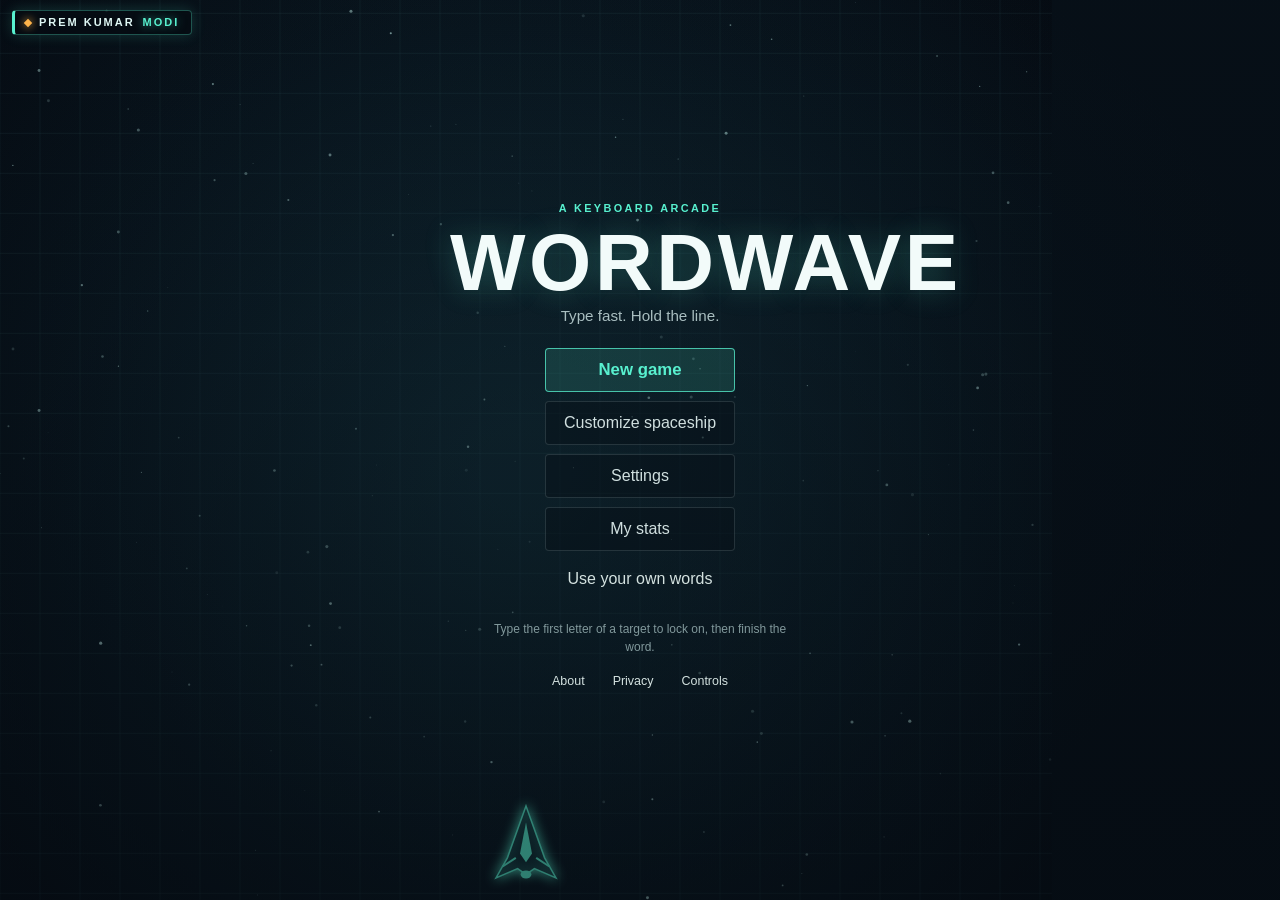
<file: index.html>
<!DOCTYPE html>
<html lang="en">
<head>
    <meta charset="UTF-8">
    <meta name="viewport" content="width=device-width, initial-scale=1.0">
    <meta name="theme-color" content="#071018">
    <title>Wordwave — A Typing Defense Game</title>
    <link rel="icon" href="data:,">
    <link rel="stylesheet" href="index.css">
    <script async src="https://pagead2.googlesyndication.com/pagead/js/adsbygoogle.js?client=ca-pub-2675031589348611"
     crossorigin="anonymous"></script>
</head>
<body>
    <main class="app-shell">
        <section class="game-frame" aria-label="Wordwave game">
            <canvas id="gameCanvas" width="480" height="720" tabindex="0" aria-label="Wordwave playfield"></canvas>

            <header id="hud" class="hud" hidden aria-live="polite">
                <div class="hud-top">
                    <div class="hud-stat">
                        <span class="hud-label">Score</span>
                        <strong id="scoreValue">0</strong>
                    </div>
                    <div class="hud-stat hud-stat-center">
                        <span class="hud-label">Wave</span>
                        <strong id="waveValue">1</strong>
                    </div>
                    <div class="hud-stat hud-stat-right">
                        <span class="hud-label">❤️</span>
                        <strong id="livesValue">3</strong>
                    </div>
                </div>
                <aside id="game-sidebar-ad" class="game-sidebar-ad" aria-label="Advertisement">
                    <ins class="adsbygoogle"
                         style="display:block"
                         data-ad-client="ca-pub-2675031589348611"
                         data-ad-slot="8333871223"
                         data-ad-format="auto"
                         data-full-width-responsive="true"></ins>
                </aside>
                <div class="hud-bottom">
                    <span>Accuracy <strong id="accuracyValue">100%</strong></span>
                    <div class="hud-controls-right">
                        <span>Streak <strong id="streakValue">0</strong></span>
                        <button class="icon-button hud-menu-button" type="button" data-action="loadout" aria-label="Change weapons">⚙</button>
                        <button class="icon-button hud-menu-button" type="button" data-action="settings" aria-label="Audio settings">♪</button>
                        <button class="icon-button" type="button" data-action="pause" aria-label="Pause game">Ⅱ</button>
                    </div>
                </div>
            </header>

            <div class="creator-tag" aria-label="Created by Prem Kumar Modi"><span>Prem Kumar </span><span class="creator-surname">Modi</span></div>

            <section id="titleScreen" class="screen title-screen" aria-labelledby="gameTitle">
                <div class="title-content">
                    <p class="eyebrow">A KEYBOARD ARCADE</p>
                    <h1 id="gameTitle">WORDWAVE</h1>
                    <p class="tagline">Type fast. Hold the line.</p>
                    <div class="menu-actions">
                        <button class="button button-primary" type="button" data-action="start">New game</button>
                        <button class="button button-secondary" type="button" data-action="ships">Customize spaceship</button>
                        <button class="button button-secondary" type="button" data-action="settings">Settings</button>
                        <button class="button button-secondary" type="button" data-action="stats">My stats</button>
                        <button class="button button-text" type="button" data-action="custom">Use your own words</button>
                    </div>
                    <p class="control-hint">Type the first letter of a target to lock on, then finish the word.</p>
                    <nav class="info-links" aria-label="Game information">
                        <button class="button button-text info-link" type="button" data-action="info" data-info-page="about.html">About</button>
                        <button class="button button-text info-link" type="button" data-action="info" data-info-page="privacy.html">Privacy</button>
                        <button class="button button-text info-link" type="button" data-action="info" data-info-page="controls.html">Controls</button>
                    </nav>
                </div>
            </section>

            <aside id="home-sidebar-ad" class="home-sidebar-ad" aria-label="Advertisement" hidden>
                <ins class="adsbygoogle"
                     style="display:block"
                     data-ad-client="ca-pub-2675031589348611"
                     data-ad-slot="8333871223"
                     data-ad-format="auto"
                     data-full-width-responsive="true"></ins>
            </aside>

            <section id="shipsScreen" class="screen modal-screen" aria-labelledby="shipsTitle" hidden>
                <div class="panel ship-panel">
                    <button class="icon-button panel-close" type="button" data-action="close-screen" aria-label="Close spaceship settings">&times;</button>
                    <p class="eyebrow">MAKE IT YOURS</p>
                    <h2 id="shipsTitle">Choose your ship</h2>
                    <p class="panel-copy">Your selection is saved for your next flight.</p>
                    <div id="shipChoices" class="ship-choices" role="group" aria-label="Spaceship designs">
                        <button class="ship-choice" type="button" data-action="select-ship" data-ship="interceptor" aria-pressed="false">
                            <canvas class="ship-preview" width="120" height="100" data-ship-preview="interceptor" aria-hidden="true"></canvas>
                            <span class="ship-choice-name">Interceptor</span>
                            <span class="ship-choice-detail">Balanced defender</span>
                        </button>
                        <button class="ship-choice" type="button" data-action="select-ship" data-ship="scout" aria-pressed="false">
                            <canvas class="ship-preview" width="120" height="100" data-ship-preview="scout" aria-hidden="true"></canvas>
                            <span class="ship-choice-name">Scout</span>
                            <span class="ship-choice-detail">Swift and nimble</span>
                        </button>
                        <button class="ship-choice" type="button" data-action="select-ship" data-ship="guardian" aria-pressed="false">
                            <canvas class="ship-preview" width="120" height="100" data-ship-preview="guardian" aria-hidden="true"></canvas>
                            <span class="ship-choice-name">Guardian</span>
                            <span class="ship-choice-detail">Heavy hull</span>
                        </button>
                        <button class="ship-choice" type="button" data-action="select-ship" data-ship="comet" aria-pressed="false">
                            <canvas class="ship-preview" width="120" height="100" data-ship-preview="comet" aria-hidden="true"></canvas>
                            <span class="ship-choice-name">Comet</span>
                            <span class="ship-choice-detail">Deep-space runner</span>
                        </button>
                        <button class="ship-choice" type="button" data-action="select-ship" data-ship="garuda-x" aria-pressed="false">
                            <canvas class="ship-preview" width="120" height="100" data-ship-preview="garuda-x" aria-hidden="true"></canvas>
                            <span class="ship-choice-name">GARUDA X</span>
                            <span class="ship-choice-detail" data-ship-status="garuda-x">Loading image...</span>
                        </button>
                        <button class="ship-choice" type="button" data-action="select-ship" data-ship="pushpaka-prime" aria-pressed="false">
                            <canvas class="ship-preview" width="120" height="100" data-ship-preview="pushpaka-prime" aria-hidden="true"></canvas>
                            <span class="ship-choice-name">PUSHPAKA PRIME</span>
                            <span class="ship-choice-detail" data-ship-status="pushpaka-prime">Loading image...</span>
                        </button>
                        <button class="ship-choice" type="button" data-action="select-ship" data-ship="ratha-01" aria-pressed="false">
                            <canvas class="ship-preview" width="120" height="100" data-ship-preview="ratha-01" aria-hidden="true"></canvas>
                            <span class="ship-choice-name">RATHA 01</span>
                            <span class="ship-choice-detail" data-ship-status="ratha-01">Loading image...</span>
                        </button>
                        <button class="ship-choice" type="button" data-action="select-ship" data-ship="tejas-x" aria-pressed="false">
                            <canvas class="ship-preview" width="120" height="100" data-ship-preview="tejas-x" aria-hidden="true"></canvas>
                            <span class="ship-choice-name">TEJAS-X</span>
                            <span class="ship-choice-detail" data-ship-status="tejas-x">Loading image...</span>
                        </button>
                        <button class="ship-choice" type="button" data-action="select-ship" data-ship="vajra-9" aria-pressed="false">
                            <canvas class="ship-preview" width="120" height="100" data-ship-preview="vajra-9" aria-hidden="true"></canvas>
                            <span class="ship-choice-name">VAJRA-9</span>
                            <span class="ship-choice-detail" data-ship-status="vajra-9">Loading image...</span>
                        </button>
                        <button class="ship-choice" type="button" data-action="select-ship" data-ship="vyoma-01" aria-pressed="false">
                            <canvas class="ship-preview" width="120" height="100" data-ship-preview="vyoma-01" aria-hidden="true"></canvas>
                            <span class="ship-choice-name">VYOMA-01</span>
                            <span class="ship-choice-detail" data-ship-status="vyoma-01">Loading image...</span>
                        </button>
                        <button class="ship-choice" type="button" data-action="select-ship" data-ship="spyrox" aria-pressed="false">
                            <canvas class="ship-preview" width="120" height="100" data-ship-preview="spyrox" aria-hidden="true"></canvas>
                            <span class="ship-choice-name">SPYROX</span>
                            <span class="ship-choice-detail" data-ship-status="vyoma-01">Loading image...</span>
                        </button>
                    </div>
                    <h3 class="loadout-heading">Projectile animation</h3>
                    <p class="panel-copy">Choose a weapon visual. Shots keep your current targeting and impact behavior.</p>
                    <div id="weaponChoices" class="weapon-grid" role="group" aria-label="Projectile animations">
                        <button class="weapon-choice" type="button" data-action="select-weapon" data-weapon="laser" aria-pressed="false"><canvas class="weapon-preview" width="120" height="48" data-weapon-preview="laser" aria-hidden="true"></canvas><span class="weapon-choice-name">Laser Bolts</span><span class="weapon-choice-detail">Twin pulsed light bolts</span></button>
                        <button class="weapon-choice" type="button" data-action="select-weapon" data-weapon="plasma" aria-pressed="false"><canvas class="weapon-preview" width="120" height="48" data-weapon-preview="plasma" aria-hidden="true"></canvas><span class="weapon-choice-name">Plasma Blast</span><span class="weapon-choice-detail">Glowing plasma orb</span></button>
                        <button class="weapon-choice" type="button" data-action="select-weapon" data-weapon="particle" aria-pressed="false"><canvas class="weapon-preview" width="120" height="48" data-weapon-preview="particle" aria-hidden="true"></canvas><span class="weapon-choice-name">Particle Beam</span><span class="weapon-choice-detail">Crackling particle beam</span></button>
                        <button class="weapon-choice" type="button" data-action="select-weapon" data-weapon="ion" aria-pressed="false"><canvas class="weapon-preview" width="120" height="48" data-weapon-preview="ion" aria-hidden="true"></canvas><span class="weapon-choice-name">Ion Cannon</span><span class="weapon-choice-detail">EMP energy sphere</span></button>
                        <button class="weapon-choice" type="button" data-action="select-weapon" data-weapon="rail" aria-pressed="false"><canvas class="weapon-preview" width="120" height="48" data-weapon-preview="rail" aria-hidden="true"></canvas><span class="weapon-choice-name">Railgun</span><span class="weapon-choice-detail">Hyper-velocity rail shot</span></button>
                        <button class="weapon-choice" type="button" data-action="select-weapon" data-weapon="flak" aria-pressed="false"><canvas class="weapon-preview" width="120" height="48" data-weapon-preview="flak" aria-hidden="true"></canvas><span class="weapon-choice-name">Flak Shell</span><span class="weapon-choice-detail">Explosive flak shell</span></button>
                        <button class="weapon-choice" type="button" data-action="select-weapon" data-weapon="torpedo" aria-pressed="false"><canvas class="weapon-preview" width="120" height="48" data-weapon-preview="torpedo" aria-hidden="true"></canvas><span class="weapon-choice-name">Photon Torpedo</span><span class="weapon-choice-detail">Guided photon torpedo</span></button>
                        <button class="weapon-choice" type="button" data-action="select-weapon" data-weapon="swarm" aria-pressed="false"><canvas class="weapon-preview" width="120" height="48" data-weapon-preview="swarm" aria-hidden="true"></canvas><span class="weapon-choice-name">Swarm Missiles</span><span class="weapon-choice-detail">Spiraling missile salvo</span></button>
                        <button class="weapon-choice" type="button" data-action="select-weapon" data-weapon="singularity" aria-pressed="false"><canvas class="weapon-preview" width="120" height="48" data-weapon-preview="singularity" aria-hidden="true"></canvas><span class="weapon-choice-name">Singularity</span><span class="weapon-choice-detail">Gravity-warping black hole</span></button>
                    </div>
                    <div class="loadout-actions">
                        <button class="button button-secondary" type="button" data-action="settings">Audio settings</button>
                        <button class="button button-secondary" type="button" data-action="menu-back">Back</button>
                    </div>
                </div>
            </section>

            <section id="pauseScreen" class="screen modal-screen" aria-labelledby="pauseTitle" hidden>
                <div class="panel">
                    <button class="icon-button panel-close" type="button" data-action="close-screen" aria-label="Close pause menu">&times;</button>
                    <p class="eyebrow">TAKE A BREATH</p>
                    <h2 id="pauseTitle">Game paused</h2>
                    <p class="panel-copy">Your wave is waiting.</p>
                    <div class="menu-actions">
                        <button class="button button-primary" type="button" data-action="resume">Resume</button>
                        <button class="button button-secondary" type="button" data-action="title">Back to Home</button>
                    </div>
                </div>
            </section>

            <section id="settingsScreen" class="screen modal-screen" aria-labelledby="settingsTitle" hidden>
                <div class="panel">
                    <button class="icon-button panel-close" type="button" data-action="close-screen" aria-label="Close settings">&times;</button>
                    <p class="eyebrow">TUNE YOUR FLIGHT</p>
                    <h2 id="settingsTitle">Settings</h2>
                    <label class="setting-control" for="masterVolume">
                        <span>Master volume <output id="masterVolumeValue">100%</output></span>
                        <input id="masterVolume" type="range" min="0" max="100" value="100">
                    </label>
                    <div class="audio-setting">
                        <label class="setting-control" for="musicVolume">
                            <span>Background music <output id="musicValue">35%</output></span>
                            <input id="musicVolume" type="range" min="0" max="100" value="35">
                        </label>
                        <label class="audio-toggle" for="musicEnabled">
                            <input id="musicEnabled" type="checkbox" checked>
                            <span id="musicEnabledLabel">Music on</span>
                        </label>
                    </div>
                    <div class="audio-setting">
                        <label class="setting-control" for="soundEffectsVolume">
                            <span>Sound effects <output id="soundEffectsValue">60%</output></span>
                            <input id="soundEffectsVolume" type="range" min="0" max="100" value="60">
                        </label>
                        <label class="audio-toggle" for="soundEffectsEnabled">
                            <input id="soundEffectsEnabled" type="checkbox" checked>
                            <span id="soundEffectsEnabledLabel">Sound effects on</span>
                        </label>
                    </div>
                    <label class="audio-source-setting" for="shootSound">
                        <span>Shooting sound</span>
                        <select id="shootSound">
                            <option value="bullet-01">Bullet sound 01</option>
                            <option value="bullet-02">Bullet sound 02</option>
                            <option value="bullet-03">Bullet sound 03</option>
                            <option value="bullet-04">Bullet sound 04</option>
                        </select>
                    </label>
                    <label class="audio-source-setting" for="hitSound">
                        <span>Hit sound</span>
                        <select id="hitSound">
                            <option value="bullet-01">Bullet sound 01</option>
                            <option value="bullet-02">Bullet sound 02</option>
                            <option value="bullet-03">Bullet sound 03</option>
                            <option value="bullet-04">Bullet sound 04</option>
                        </select>
                    </label>
                    <label class="audio-source-setting" for="backgroundMusic">
                        <span>Background music</span>
                        <select id="backgroundMusic">
                            <option value="background-01">Background music 01</option>
                        </select>
                    </label>
                    <fieldset class="shooting-setting">
                        <legend>Shooting method</legend>
                        <label>
                            <input type="radio" name="shootingMethod" value="standard">
                            <span>Standard — single shot (default)</span>
                        </label>
                        <label>
                            <input type="radio" name="shootingMethod" value="garuda-x">
                            <span>GARUDA X — twin bolts</span>
                        </label>
                    </fieldset>
                    <button class="button button-secondary" type="button" data-action="menu-back">Back</button>
                </div>
            </section>

            <section id="statsScreen" class="screen modal-screen" aria-labelledby="statsTitle" hidden>
                <div class="panel">
                    <button class="icon-button panel-close" type="button" data-action="close-screen" aria-label="Close statistics">&times;</button>
                    <p class="eyebrow">YOUR FLIGHT RECORD</p>
                    <h2 id="statsTitle">My stats</h2>
                    <dl class="stats-list">
                        <div><dt>Best score</dt><dd id="bestScoreValue">0</dd></div>
                        <div><dt>Best wave</dt><dd id="bestWaveValue">0</dd></div>
                        <div><dt>Games played</dt><dd id="gamesPlayedValue">0</dd></div>
                        <div><dt>Longest streak</dt><dd id="bestStreakValue">0</dd></div>
                        <div><dt>Best accuracy</dt><dd id="bestAccuracyValue">0%</dd></div>
                    </dl>
                    <button class="button button-secondary" type="button" data-action="title">Back to Home</button>
                </div>
            </section>

            <section id="customScreen" class="screen modal-screen" aria-labelledby="customTitle" hidden>
                <div class="panel">
                    <button class="icon-button panel-close" type="button" data-action="close-screen" aria-label="Close custom word list">&times;</button>
                    <p class="eyebrow">MAKE IT YOURS</p>
                    <h2 id="customTitle">Your word list</h2>
                    <label class="custom-label" for="customWords">Enter words separated by spaces or new lines.</label>
                    <textarea id="customWords" rows="5" maxlength="2000" placeholder="comet&#10;starlight&#10;galaxy"></textarea>
                    <p id="customError" class="form-error" role="alert" hidden></p>
                    <div class="menu-actions">
                        <button class="button button-primary" type="button" data-action="start-custom">Start with these words</button>
                        <button class="button button-secondary" type="button" data-action="title">Back to title</button>
                    </div>
                </div>
            </section>

            <section id="gameOverScreen" class="screen modal-screen" aria-labelledby="gameOverTitle" hidden>
                <div class="panel game-over-panel">
                    <button class="icon-button panel-close" type="button" data-action="close-screen" aria-label="Close game over screen">&times;</button>
                    <p class="eyebrow">FLIGHT COMPLETE</p>
                    <h2 id="gameOverTitle">Game over</h2>
                    <div class="result-grid">
                        <div><span>Final score</span><strong id="finalScoreValue">0</strong></div>
                        <div><span>Wave reached</span><strong id="finalWaveValue">1</strong></div>
                        <div><span>Accuracy</span><strong id="finalAccuracyValue">100%</strong></div>
                        <div><span>Longest streak</span><strong id="finalStreakValue">0</strong></div>
                    </div>
                    <p id="personalBestMessage" class="personal-best" hidden>New personal best!</p>
                    <div class="menu-actions">
                        <button class="button button-primary" type="button" data-action="start">Play again</button>
                        <button class="button button-secondary" type="button" data-action="title">Back to title</button>
                    </div>
                </div>
            </section>

            <section id="gameKeyboard" class="game-keyboard" aria-label="Game keyboard" hidden></section>
        </section>
        <dialog id="infoDialog" class="info-dialog" aria-label="Wordwave information">
            <header class="info-dialog-header">
                <span id="infoDialogTitle">Wordwave information</span>
                <button class="icon-button" type="button" data-action="close-info" aria-label="Close information">&times;</button>
            </header>
            <iframe id="infoFrame" title="Wordwave information page"></iframe>
        </dialog>
    </main>
    <script src="index.js"></script>
</body>
</html>
</file>
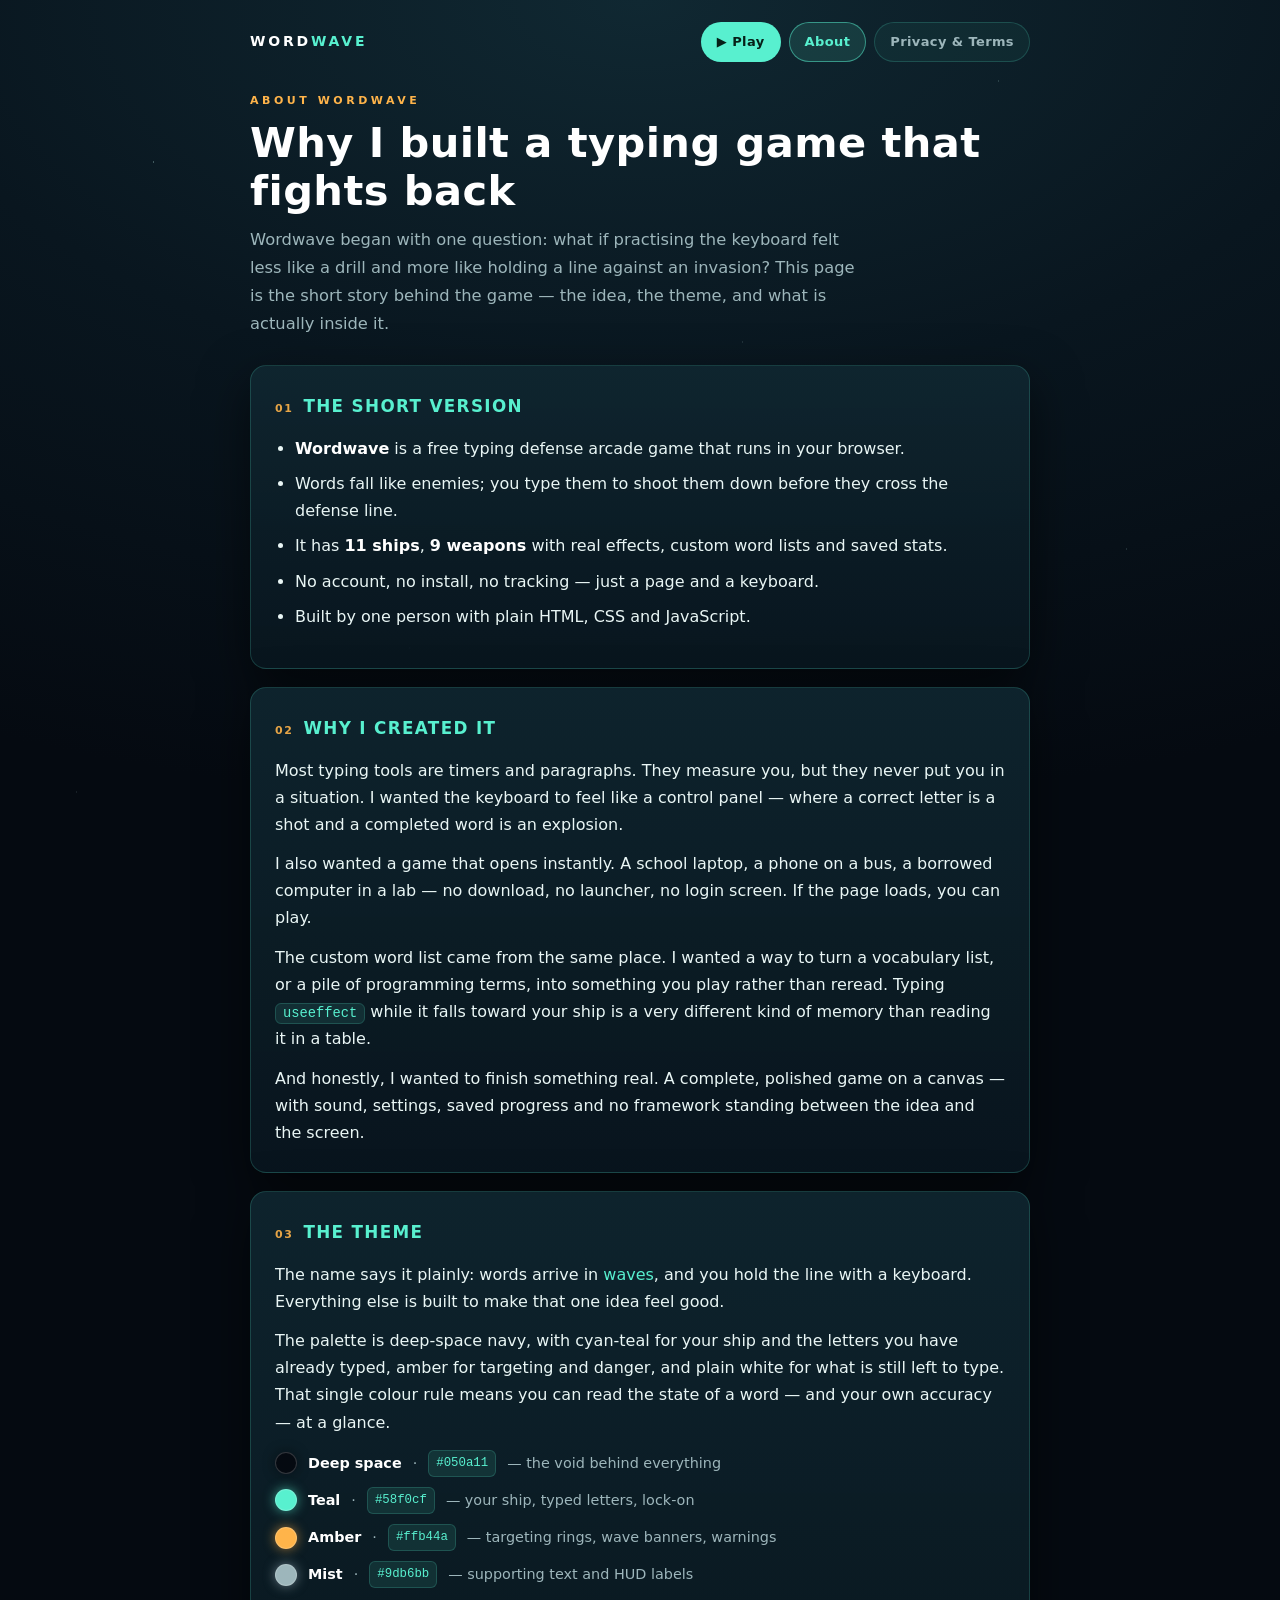
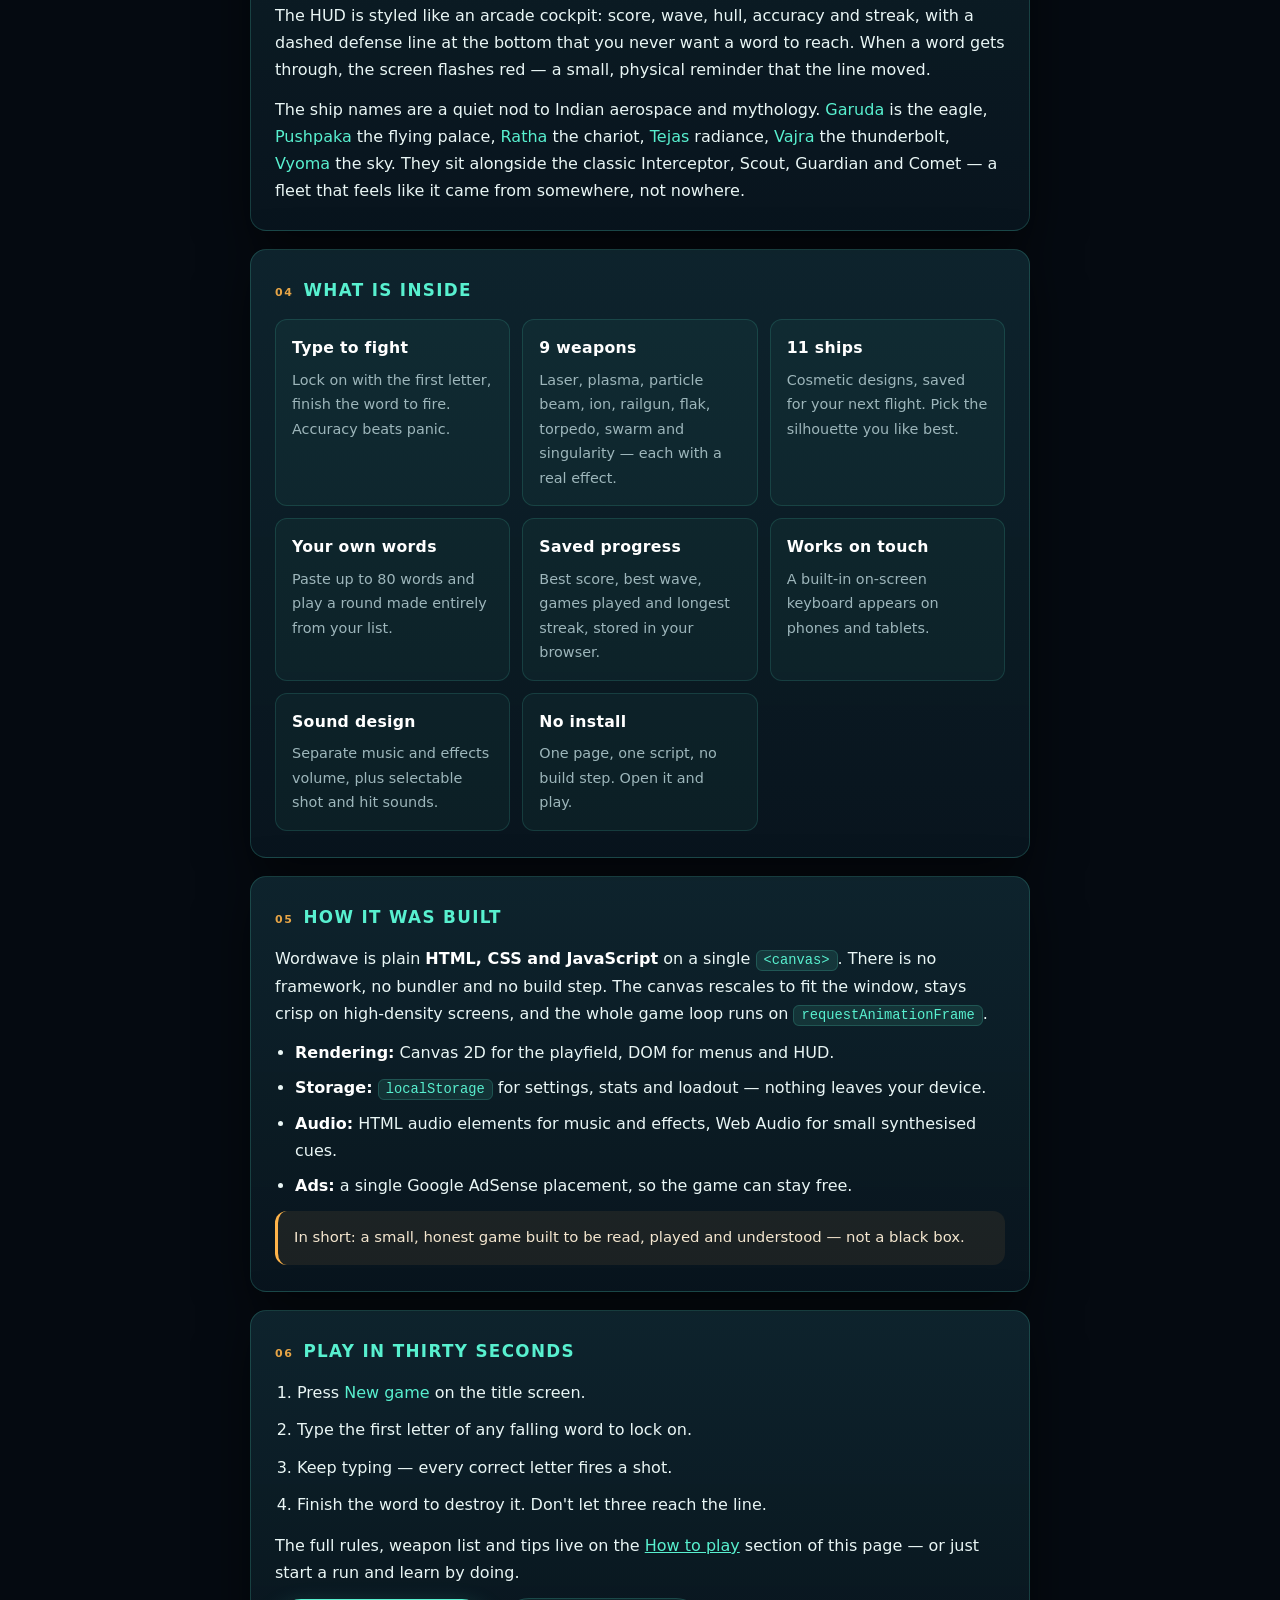
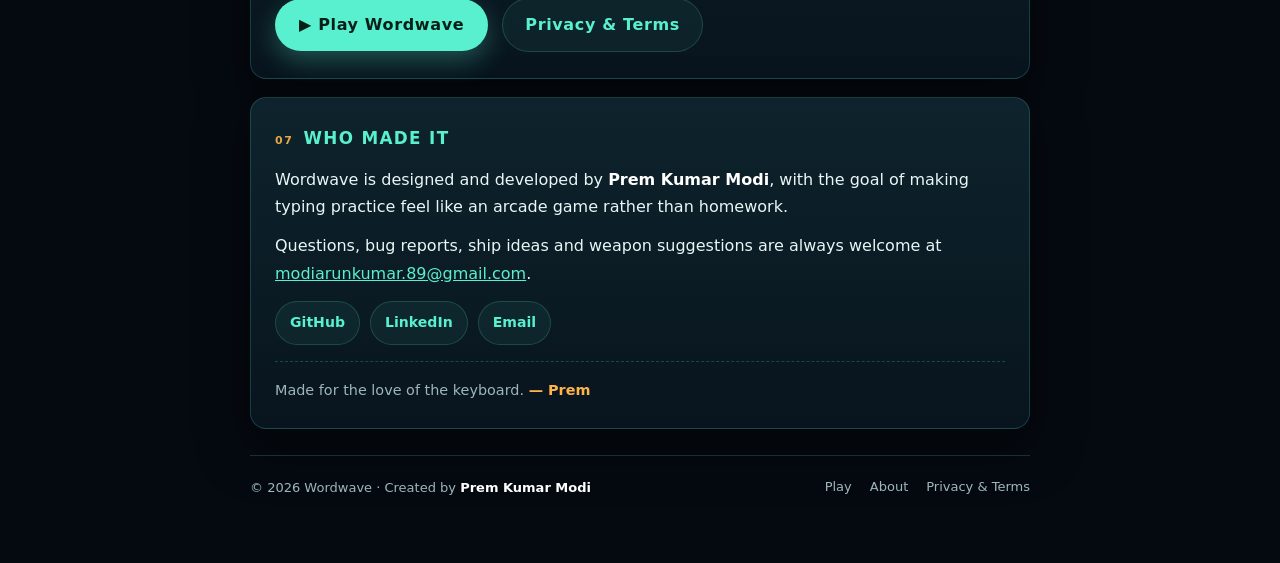
<file: about.html>
<!-- ============================================================
     about.html  —  Wordwave "why I created it" page
     ============================================================ -->
<!DOCTYPE html>
<html lang="en">
<head>
<meta charset="UTF-8">
<meta name="viewport" content="width=device-width, initial-scale=1.0">
<meta name="theme-color" content="#071018">
<meta name="description" content="Why Wordwave exists: the idea, the deep-space theme and what is inside this free browser typing defense game by Prem Kumar Modi.">
<title>About — Wordwave</title>
<link rel="icon" href="data:,">
<style>
  :root{
    --bg:#050a11;
    --bg-soft:#09161f;
    --panel:#0d1d26;
    --ink:#e9f6f5;
    --muted:#9db6bb;
    --teal:#58f0cf;
    --amber:#ffb44a;
    --line:rgba(88,240,207,.18);
    --radius:16px;
    --shadow:0 18px 50px rgba(0,0,0,.55);
  }

  *,*::before,*::after{box-sizing:border-box}
  html{-webkit-text-size-adjust:100%;scroll-behavior:smooth}

  body{
    margin:0;
    min-height:100vh;
    padding:0 18px 64px;
    font-family:"Trebuchet MS","Segoe UI",system-ui,-apple-system,sans-serif;
    color:var(--ink);
    line-height:1.7;
    background:
      radial-gradient(120% 90% at 50% 0%, #102832 0%, #09161f 48%, var(--bg) 100%) fixed,
      var(--bg);
  }

  body::before{
    content:"";
    position:fixed;
    inset:0;
    z-index:0;
    pointer-events:none;
    background-image:
      radial-gradient(1.6px 1.6px at 12% 18%, rgba(188,232,228,.65), transparent 60%),
      radial-gradient(1.4px 1.4px at 78% 9%,  rgba(188,232,228,.45), transparent 60%),
      radial-gradient(1.8px 1.8px at 32% 72%, rgba(188,232,228,.35), transparent 60%),
      radial-gradient(1.2px 1.2px at 88% 61%, rgba(188,232,228,.5),  transparent 60%),
      radial-gradient(1.5px 1.5px at 58% 38%, rgba(188,232,228,.3),  transparent 60%),
      radial-gradient(1.3px 1.3px at 6% 88%,  rgba(188,232,228,.4),  transparent 60%);
  }

  .shell{
    position:relative;
    z-index:1;
    width:100%;
    max-width:780px;
    margin:0 auto;
  }

  /* ---------- top bar ---------- */
  .topbar{
    display:flex;
    align-items:center;
    justify-content:space-between;
    gap:12px;
    flex-wrap:wrap;
    padding:22px 0 14px;
  }

  .brand{
    font-weight:700;
    letter-spacing:.2em;
    font-size:14px;
    color:#fff;
    text-decoration:none;
    white-space:nowrap;
  }
  .brand span{color:var(--teal)}

  .site-nav{
    display:flex;
    flex-wrap:wrap;
    gap:8px;
    align-items:center;
  }

  .site-nav a{
    padding:8px 15px;
    border-radius:999px;
    border:1px solid var(--line);
    background:rgba(88,240,207,.05);
    color:var(--muted);
    font-size:13px;
    font-weight:600;
    letter-spacing:.03em;
    text-decoration:none;
    transition:background .18s ease, color .18s ease, border-color .18s ease;
  }

  .site-nav a:hover,
  .site-nav a:focus-visible{
    color:var(--teal);
    border-color:rgba(88,240,207,.42);
    background:rgba(88,240,207,.13);
    outline:none;
  }

  .site-nav a[aria-current="page"]{
    color:var(--teal);
    border-color:rgba(88,240,207,.5);
    background:rgba(88,240,207,.12);
  }

  .site-nav .play-link{
    background:var(--teal);
    border-color:transparent;
    color:#062018;
    font-weight:700;
  }
  .site-nav .play-link:hover,
  .site-nav .play-link:focus-visible{
    background:#8ff8e0;
    color:#062018;
  }

  /* ---------- hero ---------- */
  .page-head{padding:16px 0 28px}

  .eyebrow{
    margin:0 0 8px;
    font-size:11px;
    font-weight:700;
    letter-spacing:.32em;
    text-transform:uppercase;
    color:var(--amber);
  }

  h1{
    margin:0 0 12px;
    font-size:clamp(1.8rem, 6vw, 2.6rem);
    line-height:1.15;
    letter-spacing:.01em;
    color:#fff;
  }

  .lede{
    margin:0;
    max-width:60ch;
    color:var(--muted);
    font-size:1.02rem;
  }

  /* ---------- cards ---------- */
  .card{
    background:linear-gradient(180deg, rgba(16,40,50,.85), rgba(9,22,31,.92));
    border:1px solid var(--line);
    border-radius:var(--radius);
    box-shadow:var(--shadow);
    padding:26px 24px;
    margin-bottom:18px;
    scroll-margin-top:20px;
  }

  h2{
    display:flex;
    align-items:baseline;
    gap:10px;
    margin:0 0 14px;
    font-size:1.05rem;
    letter-spacing:.08em;
    text-transform:uppercase;
    color:var(--teal);
  }

  h2 .num{
    font-size:11px;
    letter-spacing:.14em;
    color:var(--amber);
    opacity:.9;
  }

  h3{
    margin:0 0 6px;
    font-size:.98rem;
    color:#fff;
    letter-spacing:.02em;
  }

  p{margin:0 0 12px}
  p:last-child{margin-bottom:0}

  ul{margin:0 0 12px;padding-left:20px}
  li{margin-bottom:8px}
  li:last-child{margin-bottom:0}

  strong{color:#fff}
  em{color:var(--teal);font-style:normal}

  a{color:var(--teal)}
  a:hover{color:#8ff8e0}

  code{
    padding:2px 7px;
    border-radius:6px;
    background:rgba(88,240,207,.1);
    border:1px solid var(--line);
    color:var(--teal);
    font-family:ui-monospace,"SFMono-Regular",Consolas,monospace;
    font-size:.86em;
    word-break:break-word;
  }

  /* feature grid */
  .grid{
    display:grid;
    grid-template-columns:repeat(auto-fit, minmax(200px, 1fr));
    gap:12px;
    margin-top:6px;
  }

  .tile{
    padding:15px 16px;
    border-radius:12px;
    border:1px solid rgba(88,240,207,.14);
    background:rgba(88,240,207,.045);
  }

  .tile p{
    margin:0;
    font-size:.9rem;
    color:var(--muted);
  }

  /* palette swatches */
  .swatches{
    list-style:none;
    margin:14px 0 0;
    padding:0;
    display:grid;
    gap:10px;
  }

  .swatches li{
    display:flex;
    align-items:center;
    gap:11px;
    margin:0;
    font-size:.9rem;
    color:var(--muted);
  }

  .sw{
    flex:0 0 auto;
    width:22px;
    height:22px;
    border-radius:50%;
    background:var(--c);
    border:1px solid rgba(255,255,255,.18);
    box-shadow:0 0 12px color-mix(in srgb, var(--c) 60%, transparent);
  }

  .swatches b{color:#fff;font-weight:600}

  /* quick steps */
  .steps{margin:0;padding-left:22px}
  .steps li{margin-bottom:10px}
  .steps li:last-child{margin-bottom:0}

  /* callout + cta */
  .callout{
    margin:0;
    padding:14px 16px;
    border-radius:12px;
    border-left:3px solid var(--amber);
    background:rgba(255,180,74,.08);
    color:#f4e6cf;
    font-size:.93rem;
  }

  .cta-row{
    display:flex;
    flex-wrap:wrap;
    align-items:center;
    gap:14px;
    margin-top:4px;
  }

  .cta{
    display:inline-block;
    padding:12px 24px;
    border-radius:999px;
    background:var(--teal);
    color:#062018;
    font-weight:700;
    letter-spacing:.04em;
    text-decoration:none;
    box-shadow:0 10px 26px rgba(88,240,207,.28);
    transition:background .18s ease, transform .18s ease, box-shadow .18s ease;
  }

  .cta:hover,
  .cta:focus-visible{
    background:#8ff8e0;
    color:#062018;
    transform:translateY(-1px);
    box-shadow:0 14px 32px rgba(88,240,207,.36);
    outline:none;
  }

  .cta-ghost{
    display:inline-block;
    padding:12px 22px;
    border-radius:999px;
    border:1px solid var(--line);
    background:rgba(88,240,207,.06);
    color:var(--teal);
    font-weight:600;
    letter-spacing:.04em;
    text-decoration:none;
    transition:background .18s ease, border-color .18s ease;
  }

  .cta-ghost:hover,
  .cta-ghost:focus-visible{
    background:rgba(88,240,207,.14);
    border-color:rgba(88,240,207,.42);
    outline:none;
  }

  /* signature */
  .signature{
    margin-top:16px;
    padding-top:16px;
    border-top:1px dashed rgba(88,240,207,.22);
    font-size:.9rem;
    color:var(--muted);
  }
  .signature strong{color:var(--amber)}

  .social-links{
    display:flex;
    flex-wrap:wrap;
    gap:10px;
    margin-top:14px;
  }
  .social-links a{
    display:inline-flex;
    align-items:center;
    justify-content:center;
    min-height:40px;
    padding:9px 14px;
    border:1px solid var(--line);
    border-radius:999px;
    background:rgba(88,240,207,.06);
    color:var(--teal);
    font-size:.88rem;
    font-weight:600;
    text-decoration:none;
    overflow-wrap:anywhere;
    transition:background .18s ease,border-color .18s ease;
  }
  .social-links a:hover,
  .social-links a:focus-visible{
    background:rgba(88,240,207,.14);
    border-color:rgba(88,240,207,.42);
    outline:none;
  }

  /* ---------- footer ---------- */
  footer{
    margin-top:26px;
    padding-top:20px;
    border-top:1px solid var(--line);
    display:flex;
    flex-wrap:wrap;
    gap:12px 22px;
    align-items:center;
    justify-content:space-between;
    color:var(--muted);
    font-size:13px;
  }

  .footer-links{
    display:flex;
    flex-wrap:wrap;
    gap:8px 18px;
  }

  .footer-links a{
    color:var(--muted);
    text-decoration:none;
    border-bottom:1px solid transparent;
    transition:color .16s ease, border-color .16s ease;
  }

  .footer-links a:hover{
    color:var(--teal);
    border-bottom-color:rgba(88,240,207,.5);
  }

  @media (max-width:520px){
    body{padding:0 14px 48px}
    .card{padding:20px 17px;border-radius:14px}
    .topbar{padding:16px 0 10px}
    .site-nav a{padding:7px 12px;font-size:12.5px}
  }

  @media (prefers-reduced-motion: reduce){
    *{transition:none !important;animation:none !important}
    html{scroll-behavior:auto}
  }
</style>
</head>
<body>
<div class="shell">

  <header class="topbar">
    <a class="brand" href="index.html">WORD<span>WAVE</span></a>
    <nav class="site-nav" aria-label="Main">
      <a class="play-link" href="index.html">▶ Play</a>
      <a href="about.html" aria-current="page">About</a>
      <a href="privacy.html">Privacy &amp; Terms</a>
    </nav>
  </header>

  <header class="page-head">
    <p class="eyebrow">About Wordwave</p>
    <h1>Why I built a typing game that fights back</h1>
    <p class="lede">
      Wordwave began with one question: what if practising the keyboard felt less like
      a drill and more like holding a line against an invasion? This page is the short
      story behind the game — the idea, the theme, and what is actually inside it.
    </p>
  </header>

  <main>

    <!-- 01 -->
    <section class="card">
      <h2><span class="num">01</span> The short version</h2>
      <ul>
        <li><strong>Wordwave</strong> is a free typing defense arcade game that runs in your browser.</li>
        <li>Words fall like enemies; you type them to shoot them down before they cross the defense line.</li>
        <li>It has <strong>11 ships</strong>, <strong>9 weapons</strong> with real effects, custom word lists and saved stats.</li>
        <li>No account, no install, no tracking — just a page and a keyboard.</li>
        <li>Built by one person with plain HTML, CSS and JavaScript.</li>
      </ul>
    </section>

    <!-- 02 -->
    <section class="card">
      <h2><span class="num">02</span> Why I created it</h2>
      <p>
        Most typing tools are timers and paragraphs. They measure you, but they never put
        you in a situation. I wanted the keyboard to feel like a control panel — where a
        correct letter is a shot and a completed word is an explosion.
      </p>
      <p>
        I also wanted a game that opens instantly. A school laptop, a phone on a bus, a
        borrowed computer in a lab — no download, no launcher, no login screen. If the
        page loads, you can play.
      </p>
      <p>
        The custom word list came from the same place. I wanted a way to turn a vocabulary
        list, or a pile of programming terms, into something you play rather than reread.
        Typing <code>useeffect</code> while it falls toward your ship is a very different
        kind of memory than reading it in a table.
      </p>
      <p>
        And honestly, I wanted to finish something real. A complete, polished game on a
        canvas — with sound, settings, saved progress and no framework standing between
        the idea and the screen.
      </p>
    </section>

    <!-- 03 -->
    <section class="card">
      <h2><span class="num">03</span> The theme</h2>
      <p>
        The name says it plainly: words arrive in <em>waves</em>, and you hold the line
        with a keyboard. Everything else is built to make that one idea feel good.
      </p>
      <p>
        The palette is deep-space navy, with cyan-teal for your ship and the letters you
        have already typed, amber for targeting and danger, and plain white for what is
        still left to type. That single colour rule means you can read the state of a
        word — and your own accuracy — at a glance.
      </p>
      <ul class="swatches" aria-label="Colour palette">
        <li><span class="sw" style="--c:#050a11"></span><b>Deep space</b> · <code>#050a11</code> — the void behind everything</li>
        <li><span class="sw" style="--c:#58f0cf"></span><b>Teal</b> · <code>#58f0cf</code> — your ship, typed letters, lock-on</li>
        <li><span class="sw" style="--c:#ffb44a"></span><b>Amber</b> · <code>#ffb44a</code> — targeting rings, wave banners, warnings</li>
        <li><span class="sw" style="--c:#9db6bb"></span><b>Mist</b> · <code>#9db6bb</code> — supporting text and HUD labels</li>
      </ul>
      <p style="margin-top:14px">
        The HUD is styled like an arcade cockpit: score, wave, hull, accuracy and streak,
        with a dashed defense line at the bottom that you never want a word to reach.
        When a word gets through, the screen flashes red — a small, physical reminder
        that the line moved.
      </p>
      <p>
        The ship names are a quiet nod to Indian aerospace and mythology. <em>Garuda</em>
        is the eagle, <em>Pushpaka</em> the flying palace, <em>Ratha</em> the chariot,
        <em>Tejas</em> radiance, <em>Vajra</em> the thunderbolt, <em>Vyoma</em> the sky.
        They sit alongside the classic Interceptor, Scout, Guardian and Comet — a fleet
        that feels like it came from somewhere, not nowhere.
      </p>
    </section>

    <!-- 04 -->
    <section class="card">
      <h2><span class="num">04</span> What is inside</h2>
      <div class="grid">
        <div class="tile"><h3>Type to fight</h3><p>Lock on with the first letter, finish the word to fire. Accuracy beats panic.</p></div>
        <div class="tile"><h3>9 weapons</h3><p>Laser, plasma, particle beam, ion, railgun, flak, torpedo, swarm and singularity — each with a real effect.</p></div>
        <div class="tile"><h3>11 ships</h3><p>Cosmetic designs, saved for your next flight. Pick the silhouette you like best.</p></div>
        <div class="tile"><h3>Your own words</h3><p>Paste up to 80 words and play a round made entirely from your list.</p></div>
        <div class="tile"><h3>Saved progress</h3><p>Best score, best wave, games played and longest streak, stored in your browser.</p></div>
        <div class="tile"><h3>Works on touch</h3><p>A built-in on-screen keyboard appears on phones and tablets.</p></div>
        <div class="tile"><h3>Sound design</h3><p>Separate music and effects volume, plus selectable shot and hit sounds.</p></div>
        <div class="tile"><h3>No install</h3><p>One page, one script, no build step. Open it and play.</p></div>
      </div>
    </section>

    <!-- 05 -->
    <section class="card">
      <h2><span class="num">05</span> How it was built</h2>
      <p>
        Wordwave is plain <strong>HTML, CSS and JavaScript</strong> on a single
        <code>&lt;canvas&gt;</code>. There is no framework, no bundler and no build step.
        The canvas rescales to fit the window, stays crisp on high-density screens, and
        the whole game loop runs on <code>requestAnimationFrame</code>.
      </p>
      <ul>
        <li><strong>Rendering:</strong> Canvas 2D for the playfield, DOM for menus and HUD.</li>
        <li><strong>Storage:</strong> <code>localStorage</code> for settings, stats and loadout — nothing leaves your device.</li>
        <li><strong>Audio:</strong> HTML audio elements for music and effects, Web Audio for small synthesised cues.</li>
        <li><strong>Ads:</strong> a single Google AdSense placement, so the game can stay free.</li>
      </ul>
      <p class="callout">
        In short: a small, honest game built to be read, played and understood — not a
        black box.
      </p>
    </section>

    <!-- 06 -->
    <section class="card">
      <h2><span class="num">06</span> Play in thirty seconds</h2>
      <ol class="steps">
        <li>Press <em>New game</em> on the title screen.</li>
        <li>Type the first letter of any falling word to lock on.</li>
        <li>Keep typing — every correct letter fires a shot.</li>
        <li>Finish the word to destroy it. Don't let three reach the line.</li>
      </ol>
      <p style="margin-top:14px">
        The full rules, weapon list and tips live on the
        <a href="about.html">How to play</a> section of this page — or just start a run
        and learn by doing.
      </p>
      <div class="cta-row">
        <a class="cta" href="index.html">▶ Play Wordwave</a>
        <a class="cta-ghost" href="privacy.html">Privacy &amp; Terms</a>
      </div>
    </section>

    <!-- 07 -->
    <section class="card">
      <h2><span class="num">07</span> Who made it</h2>
      <p>
        Wordwave is designed and developed by <strong>Prem Kumar Modi</strong>, with the
        goal of making typing practice feel like an arcade game rather than homework.
      </p>
      <p>
        Questions, bug reports, ship ideas and weapon suggestions are always welcome at
        <a href="mailto:modiarunkumar.89@gmail.com">modiarunkumar.89@gmail.com</a>.
      </p>
      <nav class="social-links" aria-label="Connect with the developer">
        <a href="https://github.com/Premkumar-ji"
           target="_blank" rel="noopener noreferrer">GitHub</a>
        <a href="https://www.linkedin.com/in/prem-kumar-modi-b8291a257/"
           target="_blank" rel="noopener noreferrer">LinkedIn</a>
        <a href="mailto:modiarunkumar.89@gmail.com">Email</a>
      </nav>
      <p class="signature">
        Made for the love of the keyboard. <strong>— Prem</strong>
      </p>
    </section>

  </main>

  <footer>
    <span>© <span id="year">2025</span> Wordwave · Created by <strong>Prem Kumar Modi</strong></span>
    <nav class="footer-links" aria-label="Footer">
      <a href="index.html">Play</a>
      <a href="about.html">About</a>
      <a href="privacy.html">Privacy &amp; Terms</a>
    </nav>
  </footer>

</div>
<script>
  document.getElementById("year").textContent = new Date().getFullYear();
</script>
</body>
</html>
</file>
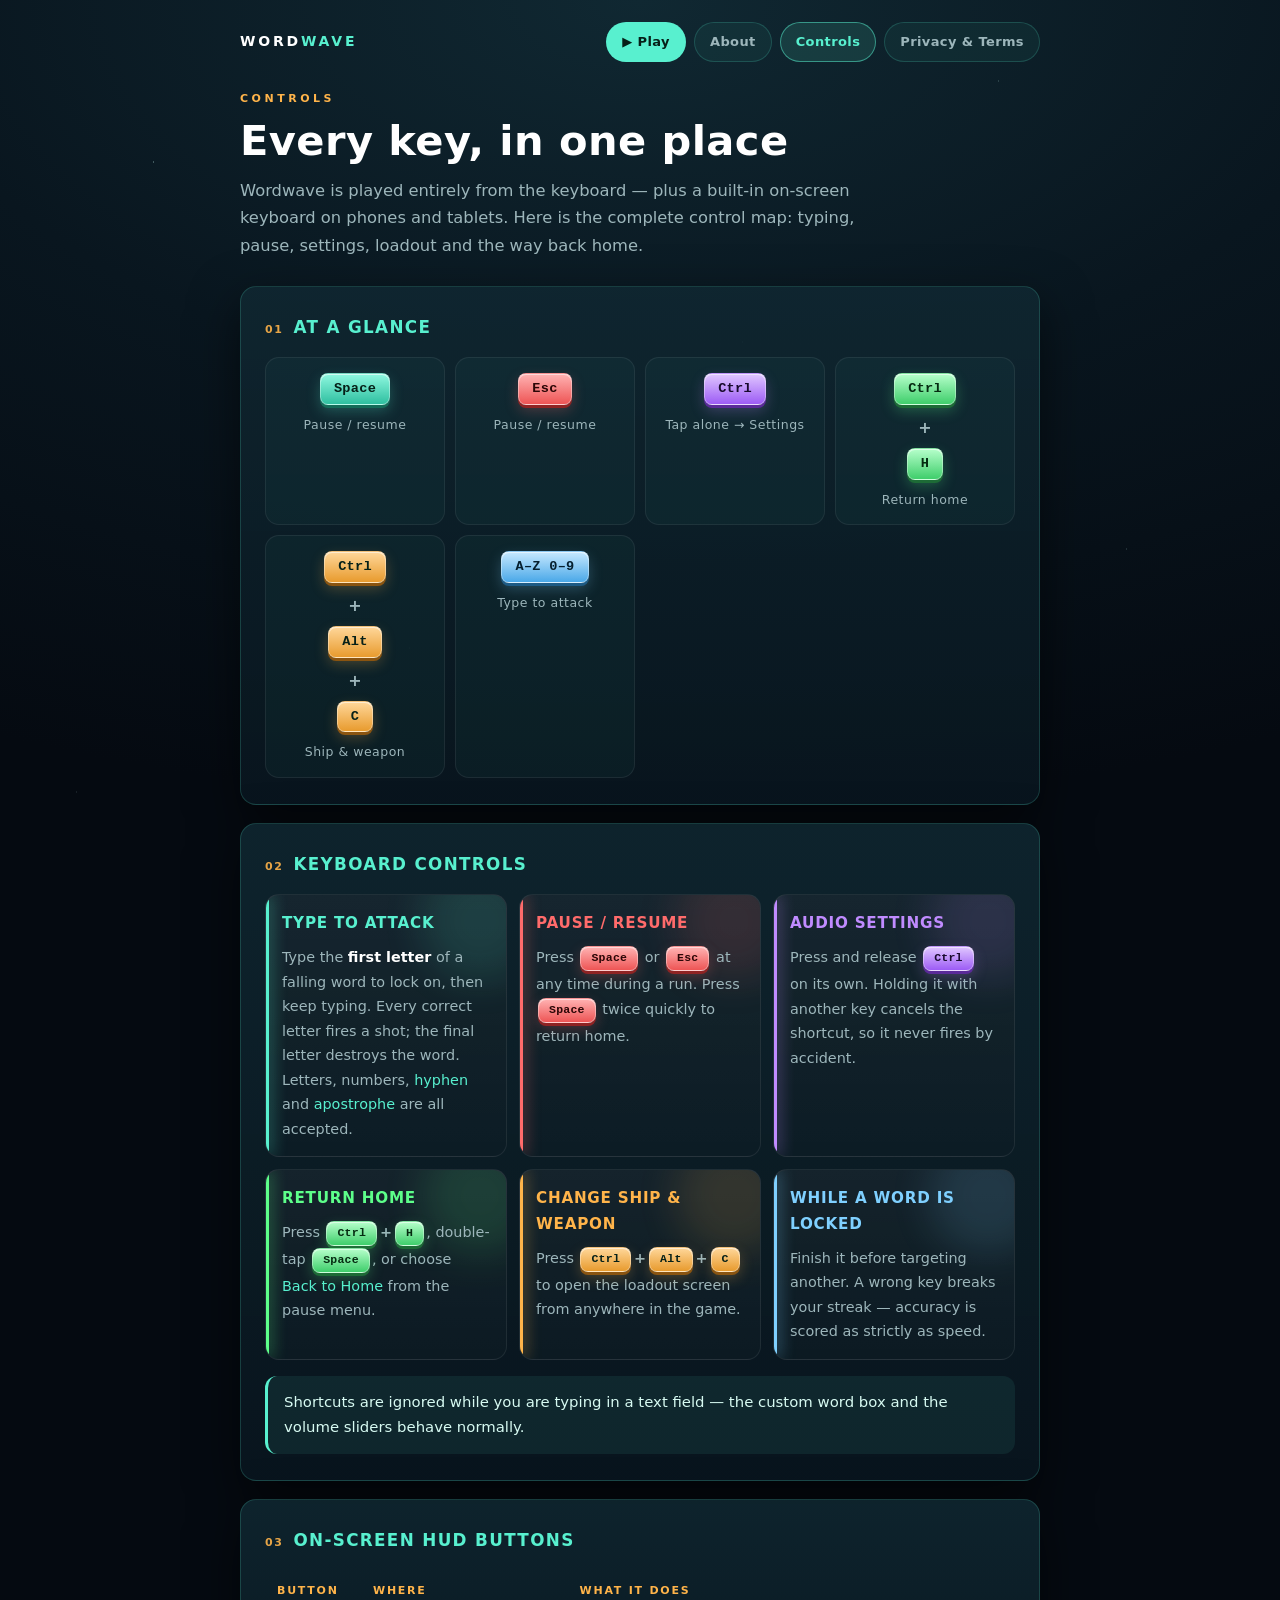
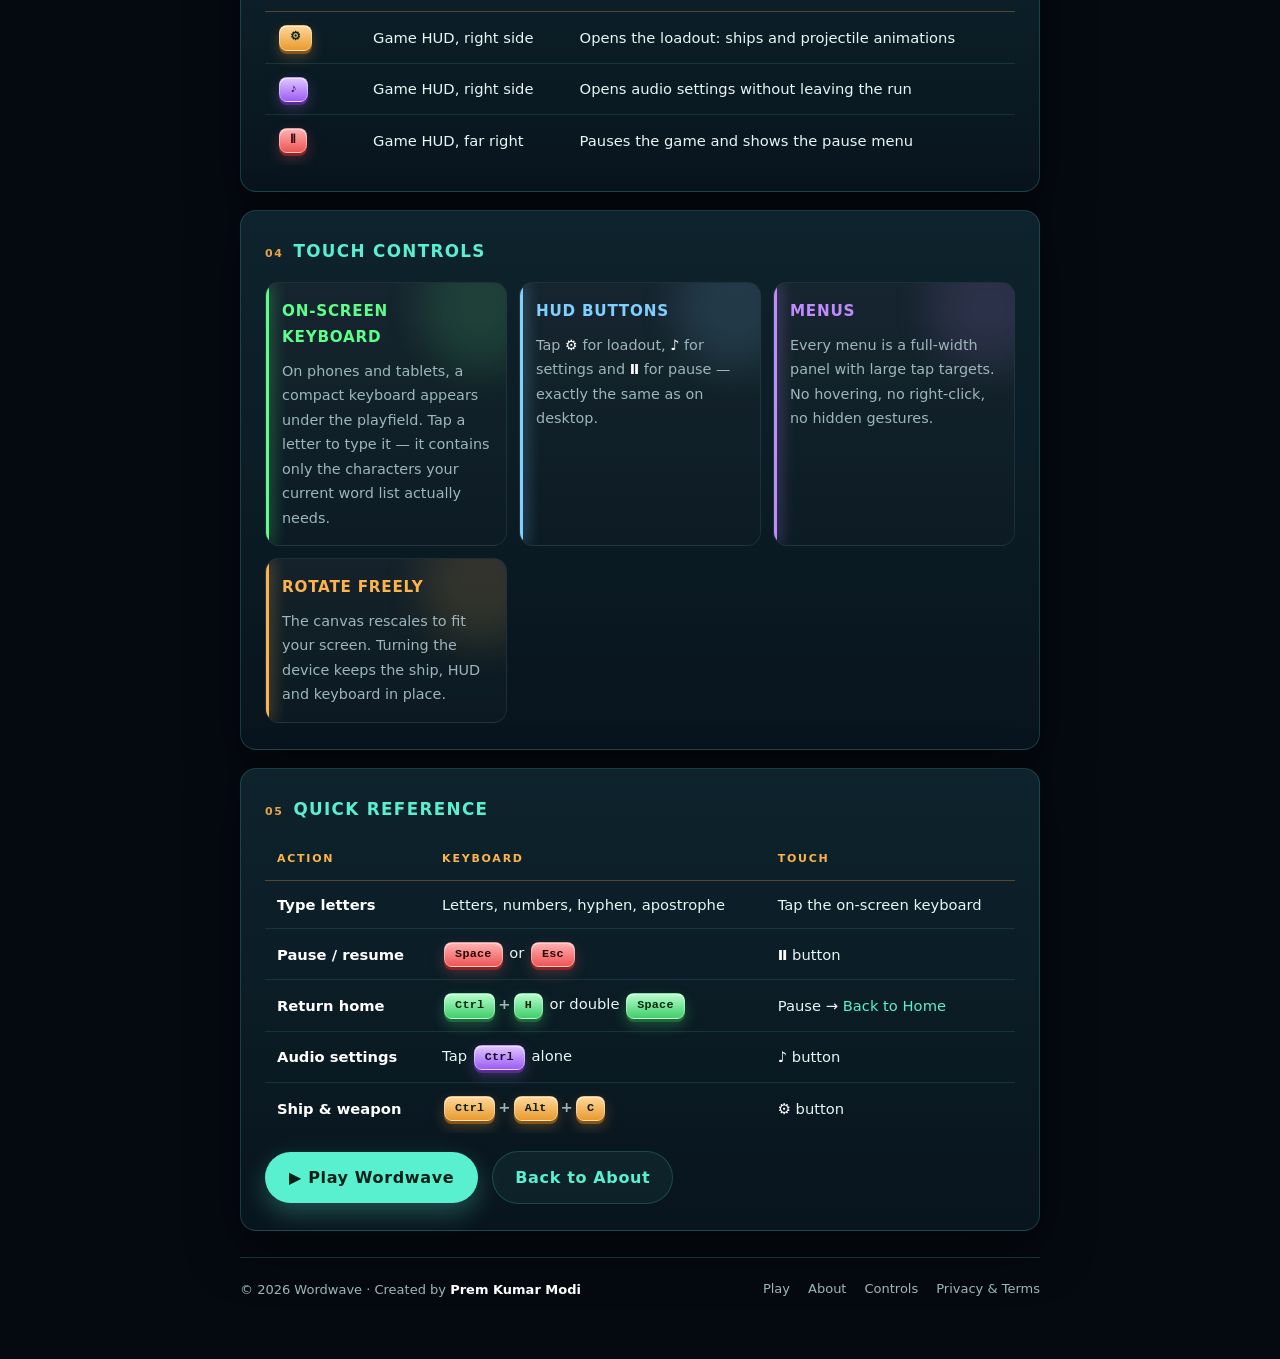
<file: controls.html>
<!-- ============================================================
     controls.html  —  Wordwave Controls reference (colourful)
     ============================================================ -->
<!DOCTYPE html>
<html lang="en">
<head>
<meta charset="UTF-8">
<meta name="viewport" content="width=device-width, initial-scale=1.0">
<meta name="theme-color" content="#071018">
<meta name="description" content="Wordwave controls: keyboard shortcuts, touch controls, pause, settings, loadout and home — all in one quick reference.">
<title>Controls — Wordwave</title>
<link rel="icon" href="data:,">
<style>
  :root{
    --bg:#050a11;
    --ink:#e9f6f5;
    --muted:#9db6bb;
    --teal:#58f0cf;
    --amber:#ffb44a;
    --purple:#c08bff;
    --blue:#7fd0ff;
    --coral:#ff6b6b;
    --green:#5dff8a;
    --line:rgba(88,240,207,.18);
    --radius:16px;
    --shadow:0 18px 50px rgba(0,0,0,.55);
  }

  *,*::before,*::after{box-sizing:border-box}
  html{-webkit-text-size-adjust:100%;scroll-behavior:smooth}

  body{
    margin:0;
    min-height:100vh;
    padding:0 18px 64px;
    font-family:"Trebuchet MS","Segoe UI",system-ui,-apple-system,sans-serif;
    color:var(--ink);
    line-height:1.7;
    background:
      radial-gradient(120% 90% at 50% 0%, #102832 0%, #09161f 48%, var(--bg) 100%) fixed,
      var(--bg);
  }

  body::before{
    content:"";
    position:fixed;
    inset:0;
    z-index:0;
    pointer-events:none;
    background-image:
      radial-gradient(1.6px 1.6px at 12% 18%, rgba(188,232,228,.65), transparent 60%),
      radial-gradient(1.4px 1.4px at 78% 9%,  rgba(188,232,228,.45), transparent 60%),
      radial-gradient(1.8px 1.8px at 32% 72%, rgba(188,232,228,.35), transparent 60%),
      radial-gradient(1.2px 1.2px at 88% 61%, rgba(188,232,228,.5),  transparent 60%),
      radial-gradient(1.5px 1.5px at 58% 38%, rgba(188,232,228,.3),  transparent 60%),
      radial-gradient(1.3px 1.3px at 6% 88%,  rgba(188,232,228,.4),  transparent 60%);
  }

  .shell{position:relative;z-index:1;width:100%;max-width:800px;margin:0 auto}

  /* ---------------- top bar ---------------- */
  .topbar{
    display:flex;align-items:center;justify-content:space-between;
    gap:12px;flex-wrap:wrap;padding:22px 0 14px;
  }

  .brand{
    font-weight:700;letter-spacing:.2em;font-size:14px;
    color:#fff;text-decoration:none;white-space:nowrap;
  }
  .brand span{color:var(--teal)}

  .site-nav{display:flex;flex-wrap:wrap;gap:8px;align-items:center}

  .site-nav a{
    padding:8px 15px;border-radius:999px;
    border:1px solid var(--line);
    background:rgba(88,240,207,.05);
    color:var(--muted);font-size:13px;font-weight:600;
    letter-spacing:.03em;text-decoration:none;
    transition:background .18s ease,color .18s ease,border-color .18s ease;
  }

  .site-nav a:hover,
  .site-nav a:focus-visible{
    color:var(--teal);border-color:rgba(88,240,207,.42);
    background:rgba(88,240,207,.13);outline:none;
  }

  .site-nav a[aria-current="page"]{
    color:var(--teal);border-color:rgba(88,240,207,.5);
    background:rgba(88,240,207,.12);
  }

  .site-nav .play-link{
    background:var(--teal);border-color:transparent;
    color:#062018;font-weight:700;
  }
  .site-nav .play-link:hover,
  .site-nav .play-link:focus-visible{background:#8ff8e0;color:#062018}

  /* ---------------- header ---------------- */
  .page-head{padding:14px 0 26px}

  .eyebrow{
    margin:0 0 8px;font-size:11px;font-weight:700;
    letter-spacing:.32em;text-transform:uppercase;color:var(--amber);
  }

  h1{
    margin:0 0 12px;font-size:clamp(1.8rem,6vw,2.6rem);
    line-height:1.15;letter-spacing:.01em;color:#fff;
  }

  .lede{margin:0;max-width:60ch;color:var(--muted);font-size:1.02rem}

  /* ---------------- cards ---------------- */
  .card{
    background:linear-gradient(180deg, rgba(16,40,50,.85), rgba(9,22,31,.92));
    border:1px solid var(--line);
    border-radius:var(--radius);
    box-shadow:var(--shadow);
    padding:26px 24px;
    margin-bottom:18px;
    scroll-margin-top:20px;
  }

  h2{
    display:flex;align-items:baseline;gap:10px;
    margin:0 0 16px;font-size:1.05rem;letter-spacing:.08em;
    text-transform:uppercase;color:var(--teal);
  }

  h2 .num{font-size:11px;letter-spacing:.14em;color:var(--amber);opacity:.9}

  p{margin:0 0 12px}
  p:last-child{margin-bottom:0}

  ul{margin:0 0 12px;padding-left:20px}
  li{margin-bottom:8px}
  li:last-child{margin-bottom:0}

  strong{color:#fff}
  em{color:var(--teal);font-style:normal}
  a{color:var(--teal)}
  a:hover{color:#8ff8e0}

  /* ---------------- keycaps ---------------- */
  .kbd{
    display:inline-flex;align-items:center;justify-content:center;
    min-width:1.9em;padding:4px 10px;margin:0 2px;
    font-family:ui-monospace,"SFMono-Regular",Consolas,monospace;
    font-size:.8em;font-weight:700;line-height:1.3;
    letter-spacing:.02em;color:#062018;white-space:nowrap;
    border-radius:8px;border:1px solid rgba(255,255,255,.35);
    background:linear-gradient(180deg,#8ff8e0,#2fbfa0);
    box-shadow:
      0 3px 0 #146b58,
      0 6px 14px rgba(88,240,207,.25),
      inset 0 1px 0 rgba(255,255,255,.6);
    transform:translateY(-1px);
  }

  .k-amber{
    background:linear-gradient(180deg,#ffd79a,#e89b2e);
    box-shadow:0 3px 0 #8a5410,0 6px 14px rgba(255,180,74,.25),
               inset 0 1px 0 rgba(255,255,255,.55);
  }

  .k-purple{
    background:linear-gradient(180deg,#e0c7ff,#9d5cf5);
    box-shadow:0 3px 0 #5a2a99,0 6px 14px rgba(192,139,255,.25),
               inset 0 1px 0 rgba(255,255,255,.5);
    color:#180a2c;
  }

  .k-blue{
    background:linear-gradient(180deg,#c7e9ff,#4aa8e8);
    box-shadow:0 3px 0 #1e5b85,0 6px 14px rgba(127,208,255,.25),
               inset 0 1px 0 rgba(255,255,255,.55);
    color:#06202f;
  }

  .k-coral{
    background:linear-gradient(180deg,#ffb3b3,#ee5555);
    box-shadow:0 3px 0 #8f2323,0 6px 14px rgba(255,107,107,.25),
               inset 0 1px 0 rgba(255,255,255,.5);
    color:#2b0606;
  }

  .k-green{
    background:linear-gradient(180deg,#b6ffcb,#3fce6b);
    box-shadow:0 3px 0 #1d6b36,0 6px 14px rgba(93,255,138,.25),
               inset 0 1px 0 rgba(255,255,255,.55);
    color:#052b11;
  }

  .k-plus{color:var(--muted);font-weight:700;margin:0 1px}

  /* ---------------- quick keys strip ---------------- */
  .keys{
    display:grid;
    grid-template-columns:repeat(auto-fit,minmax(150px,1fr));
    gap:10px;
    margin-top:4px;
  }

  .key-item{
    display:flex;flex-direction:column;align-items:center;gap:8px;
    padding:16px 12px 14px;text-align:center;
    border-radius:14px;
    border:1px solid rgba(255,255,255,.07);
    background:rgba(88,240,207,.035);
  }

  .key-item .kbd{font-size:.85em;padding:6px 13px}

  .key-item span:last-child{
    font-size:12.5px;color:var(--muted);letter-spacing:.04em;
  }

  /* ---------------- accent tiles ---------------- */
  .grid{
    display:grid;
    grid-template-columns:repeat(auto-fit,minmax(215px,1fr));
    gap:12px;
  }

  .tile{
    position:relative;overflow:hidden;
    padding:16px 16px 15px;
    border-radius:14px;
    border:1px solid rgba(255,255,255,.08);
    background:
      linear-gradient(180deg, rgba(255,255,255,.05), rgba(255,255,255,.015)),
      rgba(9,22,31,.55);
    transition:border-color .2s ease, transform .2s ease;
  }

  .tile:hover{
    border-color:var(--accent);
    transform:translateY(-2px);
  }

  .tile::before{
    content:"";position:absolute;top:0;left:0;bottom:0;width:3px;
    background:var(--accent);
    box-shadow:0 0 16px var(--accent);
  }

  .tile::after{
    content:"";position:absolute;top:-34px;right:-34px;
    width:120px;height:120px;border-radius:50%;
    background:var(--accent);opacity:.13;filter:blur(20px);
    pointer-events:none;
  }

  .tile h3{
    position:relative;z-index:1;
    margin:0 0 8px;font-size:.95rem;letter-spacing:.05em;
    text-transform:uppercase;color:var(--accent);
  }

  .tile p{
    position:relative;z-index:1;
    margin:0;font-size:.9rem;color:var(--muted);
  }

  .tile p strong{color:#fff}

  /* ---------------- table ---------------- */
  .table-wrap{overflow-x:auto;-webkit-overflow-scrolling:touch}

  table{width:100%;border-collapse:collapse;font-size:.92rem;min-width:460px}

  th,td{
    text-align:left;padding:11px 12px;
    border-bottom:1px solid rgba(88,240,207,.12);vertical-align:middle;
  }

  th{
    font-size:11px;letter-spacing:.16em;text-transform:uppercase;
    color:var(--amber);font-weight:700;
    border-bottom-color:rgba(255,180,74,.28);
  }

  tbody tr:last-child td{border-bottom:none}
  td:first-child{color:#fff;font-weight:600}

  /* ---------------- callout ---------------- */
  .callout{
    margin:16px 0 0;padding:14px 16px;border-radius:12px;
    border-left:3px solid var(--amber);
    background:rgba(255,180,74,.08);
    color:#f4e6cf;font-size:.93rem;
  }
  .callout:last-child{margin-bottom:0}

  .callout.teal{
    border-left-color:var(--teal);
    background:rgba(88,240,207,.08);
    color:#d7faf2;
  }

  /* ---------------- cta ---------------- */
  .cta-row{
    display:flex;flex-wrap:wrap;align-items:center;gap:14px;margin-top:6px;
  }

  .cta{
    display:inline-block;padding:12px 24px;border-radius:999px;
    background:var(--teal);color:#062018;font-weight:700;
    letter-spacing:.04em;text-decoration:none;
    box-shadow:0 10px 26px rgba(88,240,207,.28);
    transition:background .18s ease,transform .18s ease,box-shadow .18s ease;
  }

  .cta:hover,.cta:focus-visible{
    background:#8ff8e0;color:#062018;transform:translateY(-1px);
    box-shadow:0 14px 32px rgba(88,240,207,.36);outline:none;
  }

  .cta-ghost{
    display:inline-block;padding:12px 22px;border-radius:999px;
    border:1px solid var(--line);background:rgba(88,240,207,.06);
    color:var(--teal);font-weight:600;letter-spacing:.04em;
    text-decoration:none;
    transition:background .18s ease,border-color .18s ease;
  }

  .cta-ghost:hover,.cta-ghost:focus-visible{
    background:rgba(88,240,207,.14);
    border-color:rgba(88,240,207,.42);outline:none;
  }

  /* ---------------- footer ---------------- */
  footer{
    margin-top:26px;padding-top:20px;
    border-top:1px solid var(--line);
    display:flex;flex-wrap:wrap;gap:12px 22px;
    align-items:center;justify-content:space-between;
    color:var(--muted);font-size:13px;
  }

  .footer-links{display:flex;flex-wrap:wrap;gap:8px 18px}

  .footer-links a{
    color:var(--muted);text-decoration:none;
    border-bottom:1px solid transparent;
    transition:color .16s ease,border-color .16s ease;
  }

  .footer-links a:hover{
    color:var(--teal);border-bottom-color:rgba(88,240,207,.5);
  }

  @media (max-width:520px){
    body{padding:0 14px 48px}
    .card{padding:20px 17px;border-radius:14px}
    .topbar{padding:16px 0 10px}
    .site-nav a{padding:7px 12px;font-size:12.5px}
    .kbd{font-size:.75em;padding:3px 8px}
  }

  @media (prefers-reduced-motion: reduce){
    *{transition:none !important;animation:none !important}
    html{scroll-behavior:auto}
  }
</style>
</head>
<body>
<div class="shell">

  <header class="topbar">
    <a class="brand" href="index.html">WORD<span>WAVE</span></a>
    <nav class="site-nav" aria-label="Main">
      <a class="play-link" href="index.html">▶ Play</a>
      <a href="about.html">About</a>
      <a href="controls.html" aria-current="page">Controls</a>
      <a href="privacy.html">Privacy &amp; Terms</a>
    </nav>
  </header>

  <header class="page-head">
    <p class="eyebrow">Controls</p>
    <h1>Every key, in one place</h1>
    <p class="lede">
      Wordwave is played entirely from the keyboard — plus a built-in on-screen keyboard
      on phones and tablets. Here is the complete control map: typing, pause, settings,
      loadout and the way back home.
    </p>
  </header>

  <main>

    <!-- ================= AT A GLANCE ================= -->
    <section class="card" id="glance">
      <h2><span class="num">01</span> At a glance</h2>
      <div class="keys">
        <div class="key-item">
          <span class="kbd k-teal">Space</span>
          <span>Pause / resume</span>
        </div>
        <div class="key-item">
          <span class="kbd k-coral">Esc</span>
          <span>Pause / resume</span>
        </div>
        <div class="key-item">
          <span class="kbd k-purple">Ctrl</span>
          <span>Tap alone → Settings</span>
        </div>
        <div class="key-item">
          <span class="kbd k-green">Ctrl</span><span class="k-plus">+</span><span class="kbd k-green">H</span>
          <span>Return home</span>
        </div>
        <div class="key-item">
          <span class="kbd k-amber">Ctrl</span><span class="k-plus">+</span><span class="kbd k-amber">Alt</span><span class="k-plus">+</span><span class="kbd k-amber">C</span>
          <span>Ship &amp; weapon</span>
        </div>
        <div class="key-item">
          <span class="kbd k-blue">A–Z 0–9</span>
          <span>Type to attack</span>
        </div>
      </div>
    </section>

    <!-- ================= KEYBOARD ================= -->
    <section class="card" id="keyboard">
      <h2><span class="num">02</span> Keyboard controls</h2>

      <div class="grid">

        <div class="tile" style="--accent:#58f0cf">
          <h3>Type to attack</h3>
          <p>
            Type the <strong>first letter</strong> of a falling word to lock on, then keep
            typing. Every correct letter fires a shot; the final letter destroys the word.
            Letters, numbers, <em>hyphen</em> and <em>apostrophe</em> are all accepted.
          </p>
        </div>

        <div class="tile" style="--accent:#ff6b6b">
          <h3>Pause / resume</h3>
          <p>
            Press <span class="kbd k-coral">Space</span> or
            <span class="kbd k-coral">Esc</span> at any time during a run.
            Press <span class="kbd k-coral">Space</span> twice quickly to return home.
          </p>
        </div>

        <div class="tile" style="--accent:#c08bff">
          <h3>Audio settings</h3>
          <p>
            Press and release <span class="kbd k-purple">Ctrl</span> on its own.
            Holding it with another key cancels the shortcut, so it never fires by
            accident.
          </p>
        </div>

        <div class="tile" style="--accent:#5dff8a">
          <h3>Return home</h3>
          <p>
            Press <span class="kbd k-green">Ctrl</span><span class="k-plus">+</span><span class="kbd k-green">H</span>,
            double-tap <span class="kbd k-green">Space</span>, or choose
            <em>Back to Home</em> from the pause menu.
          </p>
        </div>

        <div class="tile" style="--accent:#ffb44a">
          <h3>Change ship &amp; weapon</h3>
          <p>
            Press <span class="kbd k-amber">Ctrl</span><span class="k-plus">+</span><span class="kbd k-amber">Alt</span><span class="k-plus">+</span><span class="kbd k-amber">C</span>
            to open the loadout screen from anywhere in the game.
          </p>
        </div>

        <div class="tile" style="--accent:#7fd0ff">
          <h3>While a word is locked</h3>
          <p>
            Finish it before targeting another. A wrong key breaks your streak — accuracy
            is scored as strictly as speed.
          </p>
        </div>

      </div>

      <p class="callout teal">
        Shortcuts are ignored while you are typing in a text field — the custom word box
        and the volume sliders behave normally.
      </p>
    </section>

    <!-- ================= HUD ================= -->
    <section class="card" id="hud">
      <h2><span class="num">03</span> On-screen HUD buttons</h2>
      <div class="table-wrap">
        <table>
          <thead>
            <tr>
              <th scope="col">Button</th>
              <th scope="col">Where</th>
              <th scope="col">What it does</th>
            </tr>
          </thead>
          <tbody>
            <tr>
              <td><span class="kbd k-amber">⚙</span></td>
              <td>Game HUD, right side</td>
              <td>Opens the loadout: ships and projectile animations</td>
            </tr>
            <tr>
              <td><span class="kbd k-purple">♪</span></td>
              <td>Game HUD, right side</td>
              <td>Opens audio settings without leaving the run</td>
            </tr>
            <tr>
              <td><span class="kbd k-coral">Ⅱ</span></td>
              <td>Game HUD, far right</td>
              <td>Pauses the game and shows the pause menu</td>
            </tr>
          </tbody>
        </table>
      </div>
    </section>

    <!-- ================= TOUCH ================= -->
    <section class="card" id="touch">
      <h2><span class="num">04</span> Touch controls</h2>

      <div class="grid">
        <div class="tile" style="--accent:#5dff8a">
          <h3>On-screen keyboard</h3>
          <p>
            On phones and tablets, a compact keyboard appears under the playfield. Tap a
            letter to type it — it contains only the characters your current word list
            actually needs.
          </p>
        </div>

        <div class="tile" style="--accent:#7fd0ff">
          <h3>HUD buttons</h3>
          <p>
            Tap <strong>⚙</strong> for loadout, <strong>♪</strong> for settings and
            <strong>Ⅱ</strong> for pause — exactly the same as on desktop.
          </p>
        </div>

        <div class="tile" style="--accent:#c08bff">
          <h3>Menus</h3>
          <p>
            Every menu is a full-width panel with large tap targets. No hovering, no
            right-click, no hidden gestures.
          </p>
        </div>

        <div class="tile" style="--accent:#ffb44a">
          <h3>Rotate freely</h3>
          <p>
            The canvas rescales to fit your screen. Turning the device keeps the ship,
            HUD and keyboard in place.
          </p>
        </div>
      </div>
    </section>

    <!-- ================= QUICK REFERENCE ================= -->
    <section class="card" id="reference">
      <h2><span class="num">05</span> Quick reference</h2>
      <div class="table-wrap">
        <table>
          <thead>
            <tr>
              <th scope="col">Action</th>
              <th scope="col">Keyboard</th>
              <th scope="col">Touch</th>
            </tr>
          </thead>
          <tbody>
            <tr>
              <td>Type letters</td>
              <td>Letters, numbers, hyphen, apostrophe</td>
              <td>Tap the on-screen keyboard</td>
            </tr>
            <tr>
              <td>Pause / resume</td>
              <td><span class="kbd k-coral">Space</span> or <span class="kbd k-coral">Esc</span></td>
              <td><strong>Ⅱ</strong> button</td>
            </tr>
            <tr>
              <td>Return home</td>
              <td><span class="kbd k-green">Ctrl</span><span class="k-plus">+</span><span class="kbd k-green">H</span> or double <span class="kbd k-green">Space</span></td>
              <td>Pause → <em>Back to Home</em></td>
            </tr>
            <tr>
              <td>Audio settings</td>
              <td>Tap <span class="kbd k-purple">Ctrl</span> alone</td>
              <td><strong>♪</strong> button</td>
            </tr>
            <tr>
              <td>Ship &amp; weapon</td>
              <td><span class="kbd k-amber">Ctrl</span><span class="k-plus">+</span><span class="kbd k-amber">Alt</span><span class="k-plus">+</span><span class="kbd k-amber">C</span></td>
              <td><strong>⚙</strong> button</td>
            </tr>
          </tbody>
        </table>
      </div>

      <div class="cta-row" style="margin-top:18px">
        <a class="cta" href="index.html">▶ Play Wordwave</a>
        <a class="cta-ghost" href="about.html">Back to About</a>
      </div>
    </section>

  </main>

  <footer>
    <span>© <span id="year">2025</span> Wordwave · Created by <strong>Prem Kumar Modi</strong></span>
    <nav class="footer-links" aria-label="Footer">
      <a href="index.html">Play</a>
      <a href="about.html">About</a>
      <a href="controls.html">Controls</a>
      <a href="privacy.html">Privacy &amp; Terms</a>
    </nav>
  </footer>

</div>
<script>
  document.getElementById("year").textContent = new Date().getFullYear();
</script>
</body>
</html>
</file>
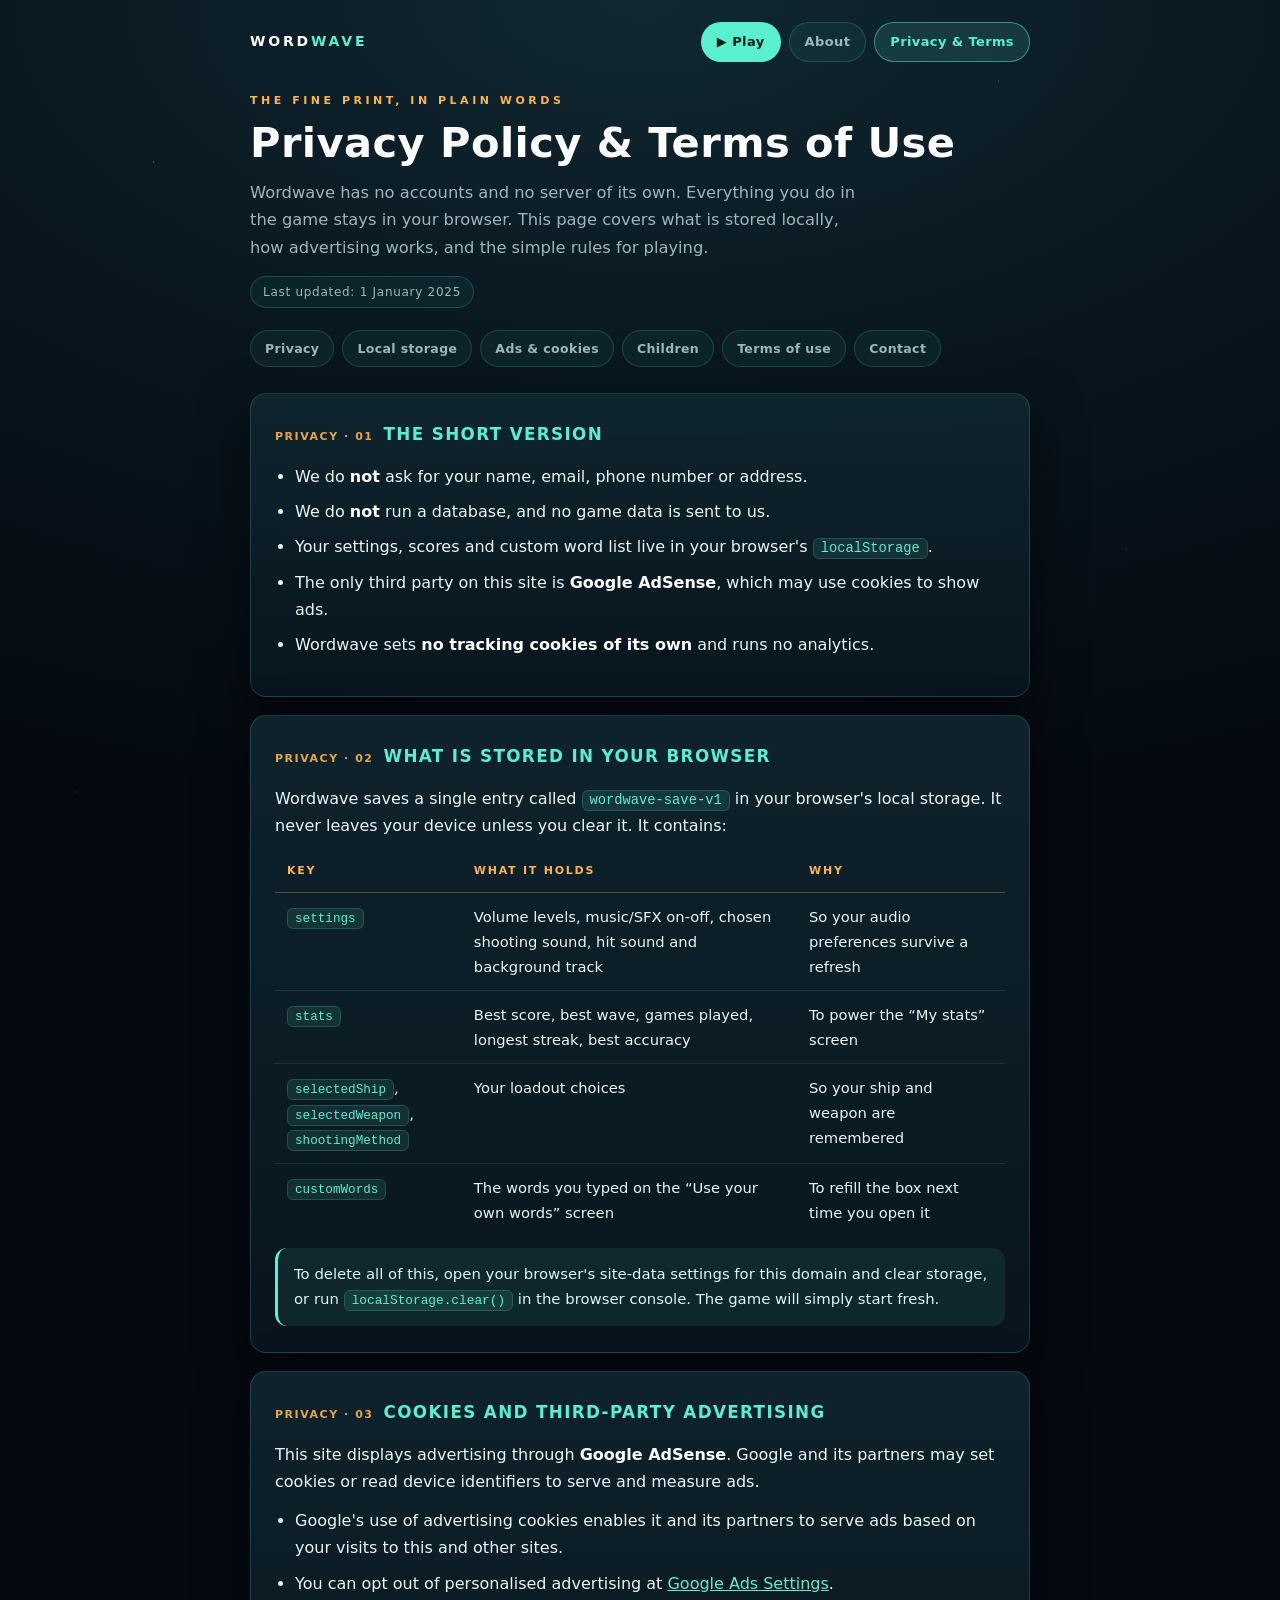
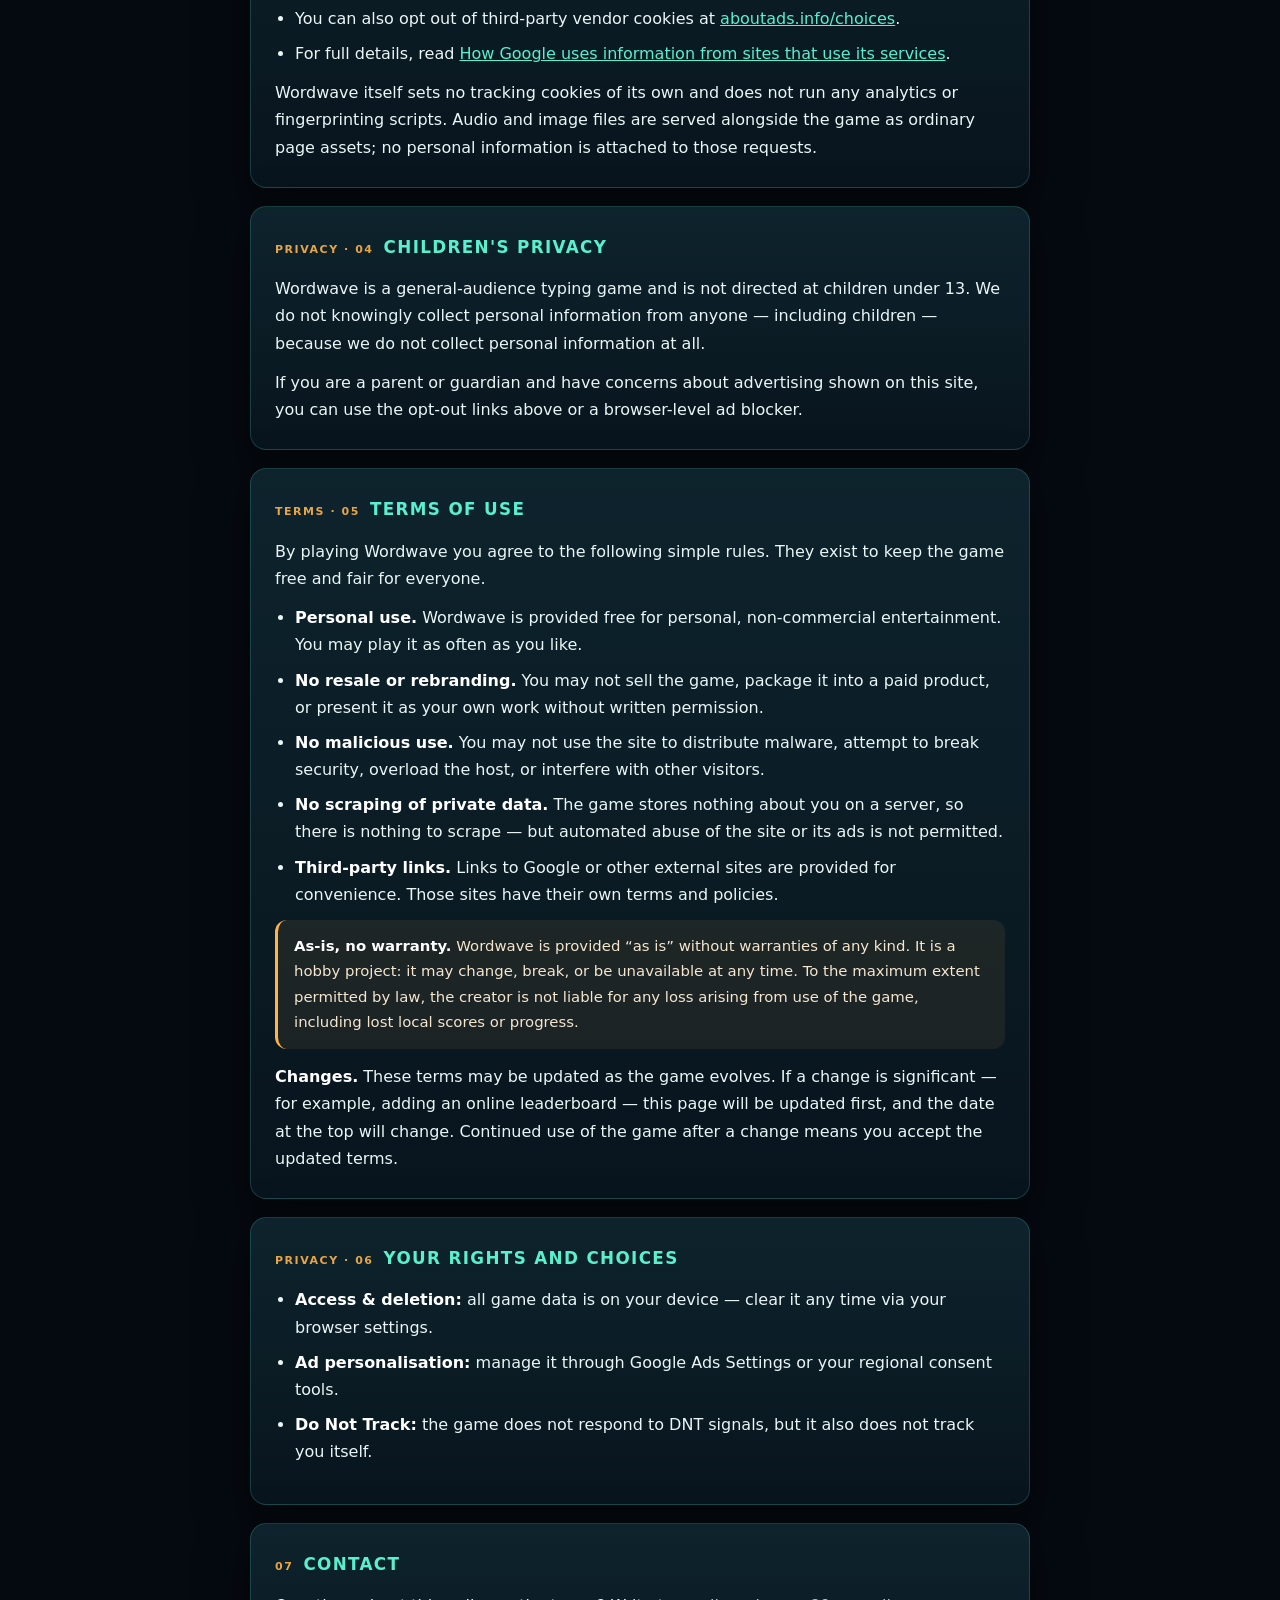
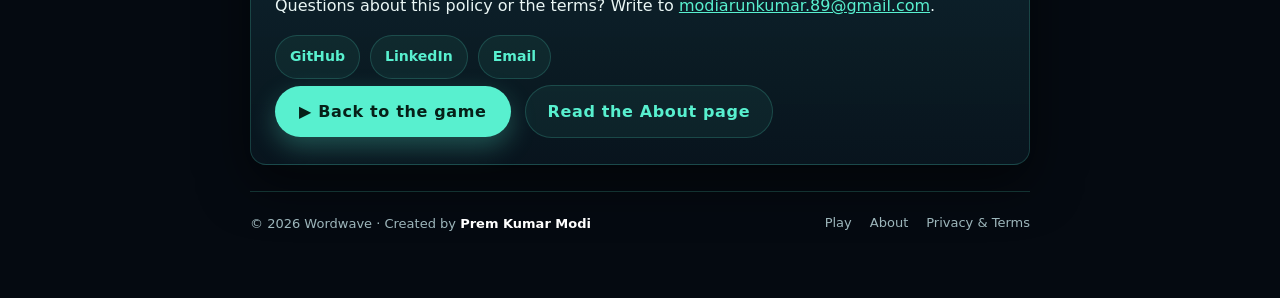
<file: privacy.html>
<!-- ============================================================
     privacy.html — Wordwave Privacy Policy & Terms of Use
============================================================ -->
<!DOCTYPE html>
<html lang="en">
<head>
<meta charset="UTF-8">
<meta name="viewport" content="width=device-width, initial-scale=1.0">
<meta name="theme-color" content="#071018">
<meta name="description" content="Wordwave Privacy Policy and Terms of Use — what data is stored locally, how Google AdSense works, and the rules for playing the game.">
<title>Privacy &amp; Terms — Wordwave</title>
<link rel="icon" href="data:,">
<style>
  :root{
    --bg:#050a11;
    --bg-soft:#09161f;
    --panel:#0d1d26;
    --ink:#e9f6f5;
    --muted:#9db6bb;
    --teal:#58f0cf;
    --amber:#ffb44a;
    --line:rgba(88,240,207,.18);
    --radius:16px;
    --shadow:0 18px 50px rgba(0,0,0,.55);
  }

  *,*::before,*::after{box-sizing:border-box}
  html{-webkit-text-size-adjust:100%;scroll-behavior:smooth}

  body{
    margin:0;
    min-height:100vh;
    padding:0 18px 64px;
    font-family:"Trebuchet MS","Segoe UI",system-ui,-apple-system,sans-serif;
    color:var(--ink);
    line-height:1.7;
    background:
      radial-gradient(120% 90% at 50% 0%, #102832 0%, #09161f 48%, var(--bg) 100%) fixed,
      var(--bg);
  }

  body::before{
    content:"";
    position:fixed;
    inset:0;
    z-index:0;
    pointer-events:none;
    background-image:
      radial-gradient(1.6px 1.6px at 12% 18%, rgba(188,232,228,.65), transparent 60%),
      radial-gradient(1.4px 1.4px at 78% 9%,  rgba(188,232,228,.45), transparent 60%),
      radial-gradient(1.8px 1.8px at 32% 72%, rgba(188,232,228,.35), transparent 60%),
      radial-gradient(1.2px 1.2px at 88% 61%, rgba(188,232,228,.5),  transparent 60%),
      radial-gradient(1.5px 1.5px at 58% 38%, rgba(188,232,228,.3),  transparent 60%),
      radial-gradient(1.3px 1.3px at 6% 88%,  rgba(188,232,228,.4),  transparent 60%);
  }

  .shell{
    position:relative;
    z-index:1;
    width:100%;
    max-width:780px;
    margin:0 auto;
  }

  /* ---------- top bar ---------- */
  .topbar{
    display:flex;
    align-items:center;
    justify-content:space-between;
    gap:12px;
    flex-wrap:wrap;
    padding:22px 0 14px;
  }

  .brand{
    font-weight:700;
    letter-spacing:.2em;
    font-size:14px;
    color:#fff;
    text-decoration:none;
    white-space:nowrap;
  }
  .brand span{color:var(--teal)}

  .site-nav{
    display:flex;
    flex-wrap:wrap;
    gap:8px;
    align-items:center;
  }

  .site-nav a{
    padding:8px 15px;
    border-radius:999px;
    border:1px solid var(--line);
    background:rgba(88,240,207,.05);
    color:var(--muted);
    font-size:13px;
    font-weight:600;
    letter-spacing:.03em;
    text-decoration:none;
    transition:background .18s ease, color .18s ease, border-color .18s ease;
  }

  .site-nav a:hover,
  .site-nav a:focus-visible{
    color:var(--teal);
    border-color:rgba(88,240,207,.42);
    background:rgba(88,240,207,.13);
    outline:none;
  }

  .site-nav a[aria-current="page"]{
    color:var(--teal);
    border-color:rgba(88,240,207,.5);
    background:rgba(88,240,207,.12);
  }

  .site-nav .play-link{
    background:var(--teal);
    border-color:transparent;
    color:#062018;
    font-weight:700;
  }
  .site-nav .play-link:hover,
  .site-nav .play-link:focus-visible{
    background:#8ff8e0;
    color:#062018;
  }

  /* ---------- header ---------- */
  .page-head{padding:16px 0 26px}

  .eyebrow{
    margin:0 0 8px;
    font-size:11px;
    font-weight:700;
    letter-spacing:.32em;
    text-transform:uppercase;
    color:var(--amber);
  }

  h1{
    margin:0 0 12px;
    font-size:clamp(1.8rem, 6vw, 2.6rem);
    line-height:1.15;
    letter-spacing:.01em;
    color:#fff;
  }

  .lede{
    margin:0;
    max-width:60ch;
    color:var(--muted);
    font-size:1.02rem;
  }

  .updated{
    display:inline-block;
    margin-top:14px;
    padding:5px 12px;
    border-radius:999px;
    border:1px solid var(--line);
    background:rgba(88,240,207,.05);
    color:var(--muted);
    font-size:12px;
    letter-spacing:.06em;
  }

  /* ---------- jump links ---------- */
  .jump{
    display:flex;
    flex-wrap:wrap;
    gap:8px;
    margin-top:22px;
  }

  .jump a{
    padding:7px 14px;
    border-radius:999px;
    border:1px solid var(--line);
    background:rgba(88,240,207,.05);
    color:var(--muted);
    font-size:12.5px;
    font-weight:600;
    letter-spacing:.03em;
    text-decoration:none;
    transition:background .18s ease, color .18s ease, border-color .18s ease;
  }

  .jump a:hover,
  .jump a:focus-visible{
    color:var(--teal);
    border-color:rgba(88,240,207,.42);
    background:rgba(88,240,207,.13);
    outline:none;
  }

  /* ---------- cards ---------- */
  .card{
    background:linear-gradient(180deg, rgba(16,40,50,.85), rgba(9,22,31,.92));
    border:1px solid var(--line);
    border-radius:var(--radius);
    box-shadow:var(--shadow);
    padding:26px 24px;
    margin-bottom:18px;
    scroll-margin-top:20px;
  }

  h2{
    display:flex;
    align-items:baseline;
    gap:10px;
    margin:0 0 14px;
    font-size:1.05rem;
    letter-spacing:.08em;
    text-transform:uppercase;
    color:var(--teal);
  }

  h2 .num{
    font-size:11px;
    letter-spacing:.14em;
    color:var(--amber);
    opacity:.9;
  }

  p{margin:0 0 12px}
  p:last-child{margin-bottom:0}

  ul,ol{margin:0 0 12px;padding-left:20px}
  li{margin-bottom:8px}
  li:last-child{margin-bottom:0}

  strong{color:#fff}
  em{color:var(--teal);font-style:normal}

  a{color:var(--teal)}
  a:hover{color:#8ff8e0}

  code{
    padding:2px 7px;
    border-radius:6px;
    background:rgba(88,240,207,.1);
    border:1px solid var(--line);
    color:var(--teal);
    font-family:ui-monospace,"SFMono-Regular",Consolas,monospace;
    font-size:.86em;
    word-break:break-word;
  }

  /* table */
  .table-wrap{overflow-x:auto;-webkit-overflow-scrolling:touch;margin-bottom:12px}

  table{
    width:100%;
    border-collapse:collapse;
    font-size:.92rem;
    min-width:440px;
  }

  th,td{
    text-align:left;
    padding:11px 12px;
    border-bottom:1px solid rgba(88,240,207,.12);
    vertical-align:top;
  }

  th{
    font-size:11px;
    letter-spacing:.16em;
    text-transform:uppercase;
    color:var(--amber);
    font-weight:700;
    border-bottom-color:rgba(255,180,74,.28);
  }

  tbody tr:last-child td{border-bottom:none}

  /* callout */
  .callout{
    margin:0 0 14px;
    padding:14px 16px;
    border-radius:12px;
    border-left:3px solid var(--amber);
    background:rgba(255,180,74,.08);
    color:#f4e6cf;
    font-size:.93rem;
  }
  .callout:last-child{margin-bottom:0}

  .callout.teal{
    border-left-color:var(--teal);
    background:rgba(88,240,207,.08);
    color:#d7faf2;
  }

  /* contact / cta */
  .cta-row{
    display:flex;
    flex-wrap:wrap;
    align-items:center;
    gap:14px;
    margin-top:6px;
  }

  .cta{
    display:inline-block;
    padding:12px 24px;
    border-radius:999px;
    background:var(--teal);
    color:#062018;
    font-weight:700;
    letter-spacing:.04em;
    text-decoration:none;
    box-shadow:0 10px 26px rgba(88,240,207,.28);
    transition:background .18s ease, transform .18s ease, box-shadow .18s ease;
  }

  .cta:hover,
  .cta:focus-visible{
    background:#8ff8e0;
    color:#062018;
    transform:translateY(-1px);
    box-shadow:0 14px 32px rgba(88,240,207,.36);
    outline:none;
  }

  .cta-ghost{
    display:inline-block;
    padding:12px 22px;
    border-radius:999px;
    border:1px solid var(--line);
    background:rgba(88,240,207,.06);
    color:var(--teal);
    font-weight:600;
    letter-spacing:.04em;
    text-decoration:none;
    transition:background .18s ease, border-color .18s ease;
  }

  .cta-ghost:hover,
  .cta-ghost:focus-visible{
    background:rgba(88,240,207,.14);
    border-color:rgba(88,240,207,.42);
    outline:none;
  }

  /* social links */
  .social-links{
    display:flex;
    flex-wrap:wrap;
    gap:10px;
    margin-top:16px;
  }

  .social-links a{
    display:inline-flex;
    align-items:center;
    justify-content:center;
    min-height:40px;
    padding:9px 14px;
    border:1px solid var(--line);
    border-radius:999px;
    background:rgba(88,240,207,.06);
    color:var(--teal);
    font-size:.88rem;
    font-weight:600;
    text-decoration:none;
    overflow-wrap:anywhere;
    transition:background .18s ease,border-color .18s ease;
  }

  .social-links a:hover,
  .social-links a:focus-visible{
    background:rgba(88,240,207,.14);
    border-color:rgba(88,240,207,.42);
    outline:none;
  }

  /* ---------- footer ---------- */
  footer{
    margin-top:26px;
    padding-top:20px;
    border-top:1px solid var(--line);
    display:flex;
    flex-wrap:wrap;
    gap:12px 22px;
    align-items:center;
    justify-content:space-between;
    color:var(--muted);
    font-size:13px;
  }

  .footer-links{
    display:flex;
    flex-wrap:wrap;
    gap:8px 18px;
  }

  .footer-links a{
    color:var(--muted);
    text-decoration:none;
    border-bottom:1px solid transparent;
    transition:color .16s ease, border-color .16s ease;
  }

  .footer-links a:hover{
    color:var(--teal);
    border-bottom-color:rgba(88,240,207,.5);
  }

  @media (max-width:520px){
    body{padding:0 14px 48px}
    .card{padding:20px 17px;border-radius:14px}
    .topbar{padding:16px 0 10px}
    .site-nav a{padding:7px 12px;font-size:12.5px}
  }

  @media (prefers-reduced-motion: reduce){
    *{transition:none !important;animation:none !important}
    html{scroll-behavior:auto}
  }
</style>
</head>
<body>
<div class="shell">

  <header class="topbar">
    <a class="brand" href="index.html">WORD<span>WAVE</span></a>
    <nav class="site-nav" aria-label="Main">
      <a class="play-link" href="index.html">▶ Play</a>
      <a href="about.html">About</a>
      <a href="privacy.html" aria-current="page">Privacy &amp; Terms</a>
    </nav>
  </header>

  <header class="page-head">
    <p class="eyebrow">The fine print, in plain words</p>
    <h1>Privacy Policy &amp; Terms of Use</h1>
    <p class="lede">
      Wordwave has no accounts and no server of its own. Everything you do in the game
      stays in your browser. This page covers what is stored locally, how advertising
      works, and the simple rules for playing.
    </p>
    <span class="updated">Last updated: <time datetime="2025-01-01">1 January 2025</time></span>

    <nav class="jump" aria-label="On this page">
      <a href="#privacy">Privacy</a>
      <a href="#storage">Local storage</a>
      <a href="#ads">Ads &amp; cookies</a>
      <a href="#children">Children</a>
      <a href="#terms">Terms of use</a>
      <a href="#contact">Contact</a>
    </nav>
  </header>

  <main>

    <!-- ================= PRIVACY ================= -->
    <section class="card" id="privacy">
      <h2><span class="num">PRIVACY · 01</span> The short version</h2>
      <ul>
        <li>We do <strong>not</strong> ask for your name, email, phone number or address.</li>
        <li>We do <strong>not</strong> run a database, and no game data is sent to us.</li>
        <li>Your settings, scores and custom word list live in your browser's <code>localStorage</code>.</li>
        <li>The only third party on this site is <strong>Google AdSense</strong>, which may use cookies to show ads.</li>
        <li>Wordwave sets <strong>no tracking cookies of its own</strong> and runs no analytics.</li>
      </ul>
    </section>

    <!-- ================= STORAGE ================= -->
    <section class="card" id="storage">
      <h2><span class="num">PRIVACY · 02</span> What is stored in your browser</h2>
      <p>
        Wordwave saves a single entry called <code>wordwave-save-v1</code> in your
        browser's local storage. It never leaves your device unless you clear it.
        It contains:
      </p>
      <div class="table-wrap">
        <table>
          <thead>
            <tr><th scope="col">Key</th><th scope="col">What it holds</th><th scope="col">Why</th></tr>
          </thead>
          <tbody>
            <tr>
              <td><code>settings</code></td>
              <td>Volume levels, music/SFX on-off, chosen shooting sound, hit sound and background track</td>
              <td>So your audio preferences survive a refresh</td>
            </tr>
            <tr>
              <td><code>stats</code></td>
              <td>Best score, best wave, games played, longest streak, best accuracy</td>
              <td>To power the “My stats” screen</td>
            </tr>
            <tr>
              <td><code>selectedShip</code>, <code>selectedWeapon</code>, <code>shootingMethod</code></td>
              <td>Your loadout choices</td>
              <td>So your ship and weapon are remembered</td>
            </tr>
            <tr>
              <td><code>customWords</code></td>
              <td>The words you typed on the “Use your own words” screen</td>
              <td>To refill the box next time you open it</td>
            </tr>
          </tbody>
        </table>
      </div>
      <p class="callout teal">
        To delete all of this, open your browser's site-data settings for this domain and
        clear storage, or run <code>localStorage.clear()</code> in the browser console.
        The game will simply start fresh.
      </p>
    </section>

    <!-- ================= ADS ================= -->
    <section class="card" id="ads">
      <h2><span class="num">PRIVACY · 03</span> Cookies and third-party advertising</h2>
      <p>
        This site displays advertising through <strong>Google AdSense</strong>.
        Google and its partners may set cookies or read device identifiers to serve
        and measure ads.
      </p>
      <ul>
        <li>
          Google's use of advertising cookies enables it and its partners to serve ads
          based on your visits to this and other sites.
        </li>
        <li>
          You can opt out of personalised advertising at
          <a href="https://www.google.com/settings/ads" target="_blank" rel="noopener noreferrer">Google Ads Settings</a>.
        </li>
        <li>
          You can also opt out of third-party vendor cookies at
          <a href="https://www.aboutads.info/choices/" target="_blank" rel="noopener noreferrer">aboutads.info/choices</a>.
        </li>
        <li>
          For full details, read
          <a href="https://policies.google.com/technologies/partner-sites" target="_blank" rel="noopener noreferrer">How Google uses information from sites that use its services</a>.
        </li>
      </ul>
      <p>
        Wordwave itself sets no tracking cookies of its own and does not run any
        analytics or fingerprinting scripts. Audio and image files are served alongside
        the game as ordinary page assets; no personal information is attached to those
        requests.
      </p>
    </section>

    <!-- ================= CHILDREN ================= -->
    <section class="card" id="children">
      <h2><span class="num">PRIVACY · 04</span> Children's privacy</h2>
      <p>
        Wordwave is a general-audience typing game and is not directed at children under
        13. We do not knowingly collect personal information from anyone — including
        children — because we do not collect personal information at all.
      </p>
      <p>
        If you are a parent or guardian and have concerns about advertising shown on this
        site, you can use the opt-out links above or a browser-level ad blocker.
      </p>
    </section>

    <!-- ================= TERMS ================= -->
    <section class="card" id="terms">
      <h2><span class="num">TERMS · 05</span> Terms of use</h2>
      <p>
        By playing Wordwave you agree to the following simple rules. They exist to keep
        the game free and fair for everyone.
      </p>
      <ul>
        <li>
          <strong>Personal use.</strong> Wordwave is provided free for personal,
          non-commercial entertainment. You may play it as often as you like.
        </li>
        <li>
          <strong>No resale or rebranding.</strong> You may not sell the game, package it
          into a paid product, or present it as your own work without written permission.
        </li>
        <li>
          <strong>No malicious use.</strong> You may not use the site to distribute
          malware, attempt to break security, overload the host, or interfere with other
          visitors.
        </li>
        <li>
          <strong>No scraping of private data.</strong> The game stores nothing about you
          on a server, so there is nothing to scrape — but automated abuse of the site or
          its ads is not permitted.
        </li>
        <li>
          <strong>Third-party links.</strong> Links to Google or other external sites are
          provided for convenience. Those sites have their own terms and policies.
        </li>
      </ul>
      <p class="callout">
        <strong>As-is, no warranty.</strong> Wordwave is provided “as is” without
        warranties of any kind. It is a hobby project: it may change, break, or be
        unavailable at any time. To the maximum extent permitted by law, the creator is
        not liable for any loss arising from use of the game, including lost local
        scores or progress.
      </p>
      <p>
        <strong>Changes.</strong> These terms may be updated as the game evolves. If a
        change is significant — for example, adding an online leaderboard — this page
        will be updated first, and the date at the top will change. Continued use of the
        game after a change means you accept the updated terms.
      </p>
    </section>

    <!-- ================= RIGHTS ================= -->
    <section class="card">
      <h2><span class="num">PRIVACY · 06</span> Your rights and choices</h2>
      <ul>
        <li><strong>Access &amp; deletion:</strong> all game data is on your device — clear it any time via your browser settings.</li>
        <li><strong>Ad personalisation:</strong> manage it through Google Ads Settings or your regional consent tools.</li>
        <li><strong>Do Not Track:</strong> the game does not respond to DNT signals, but it also does not track you itself.</li>
      </ul>
    </section>

    <!-- ================= CONTACT ================= -->
    <section class="card" id="contact">
      <h2><span class="num">07</span> Contact</h2>
      <p>
        Questions about this policy or the terms? Write to
        <a href="mailto:modiarunkumar.89@gmail.com">modiarunkumar.89@gmail.com</a>.
      </p>
      <nav class="social-links" aria-label="Connect with the developer">
        <a href="https://github.com/Premkumar-ji" target="_blank" rel="noopener noreferrer">GitHub</a>
        <a href="https://www.linkedin.com/in/prem-kumar-modi-b8291a257/" target="_blank" rel="noopener noreferrer">LinkedIn</a>
        <a href="mailto:modiarunkumar.89@gmail.com">Email</a>
      </nav>
      <div class="cta-row">
        <a class="cta" href="index.html">▶ Back to the game</a>
        <a class="cta-ghost" href="about.html">Read the About page</a>
      </div>
    </section>

  </main>

  <footer>
    <span>© <span id="year">2025</span> Wordwave · Created by <strong>Prem Kumar Modi</strong></span>
    <nav class="footer-links" aria-label="Footer">
      <a href="index.html">Play</a>
      <a href="about.html">About</a>
      <a href="privacy.html" aria-current="page">Privacy &amp; Terms</a>
    </nav>
  </footer>

</div>
<script>
  document.getElementById("year").textContent = new Date().getFullYear();
</script>
</body>
</html>
</file>
<file: index.css>
:root {
    color-scheme: dark;
    font-family: "Trebuchet MS", "Segoe UI", sans-serif;
    background: #050a10;
    color: #ecf8f7;
    font-synthesis: none;
    text-rendering: optimizeLegibility;
    --mint: #58f0cf;
    --amber: #ffb44a;
    --muted: #8aa0a5;
    --panel: rgba(6, 16, 23, 0.9);
    --hud-rail-width: clamp(164px, 19vw, 228px);
}

* {
    box-sizing: border-box;
}

html,
body {
    width: 100%;
    min-width: 0;
    min-height: 100%;
    margin: 0;
}

body {
    min-height: 100vh;
    min-height: 100dvh;
    overflow: hidden;
    background: radial-gradient(ellipse at 50% 42%, #10232d 0, #08121a 45%, #04080d 100%);
}
/* ===== Creator name tag (top-left) – add to the end of index.css ===== */
.creator-tag {
    position: absolute;
    top: max(10px, env(safe-area-inset-top));
    left: 12px;
    z-index: 30;
    display: flex;
    align-items: center;
    gap: 8px;
    padding: 6px 12px 6px 10px;
    font: 700 11px/1 "Trebuchet MS", "Segoe UI", sans-serif;
    letter-spacing: 0.18em;
    text-transform: uppercase;
    color: #dff7f4;
    background: rgba(5, 10, 17, 0.62);
    border: 1px solid rgba(88, 240, 207, 0.32);
    border-left: 3px solid #58f0cf;
    border-radius: 4px;
    box-shadow: 0 0 14px rgba(88, 240, 207, 0.18);
    backdrop-filter: blur(4px);
    pointer-events: none;
    user-select: none;
    white-space: nowrap;
}

.creator-tag::before {
    content: "";
    width: 6px;
    height: 6px;
    background: #ffb44a;
    box-shadow: 0 0 8px #ffb44a;
    transform: rotate(45deg);
}

.creator-tag .creator-surname {
    color: #58f0cf;
    text-shadow: 0 0 10px rgba(88, 240, 207, 0.6);
}

/* hidden while playing so it never covers the Score in the HUD */ /*currently not hidden*/
#hud:not([hidden]) ~ .creator-tag {
    display: flex;
}

@media (max-width: 420px) {
    .creator-tag {
        font-size: 10px;
        letter-spacing: 0.12em;
        padding: 5px 9px 5px 8px;
    }
}

button,
input,
textarea {
    font: inherit;
}

button {
    color: inherit;
}

.app-shell {
    width: 100vw;
    height: 100vh;
    height: 100dvh;
}

.game-frame {
    position: relative;
    width: 100%;
    height: 100%;
    overflow: hidden;
    isolation: isolate;
    background: #071018;
}

#gameCanvas {
    position: absolute;
    inset: 0 var(--hud-rail-width) 0 0;
    display: block;
    width: calc(100% - var(--hud-rail-width));
    height: 100%;
}

.hud {
    position: absolute;
    z-index: 2;
    inset: 0 0 0 auto;
    display: flex;
    flex-direction: column;
    gap: 12px;
    width: var(--hud-rail-width);
    padding: 14px 12px;
    border-left: 1px solid rgba(88, 240, 207, 0.22);
    background:
        linear-gradient(155deg, rgba(15, 36, 43, 0.96), rgba(5, 13, 21, 0.98) 54%),
        var(--panel);
    box-shadow: -12px 0 32px rgba(0, 0, 0, 0.24), inset 1px 0 rgba(225, 255, 249, 0.035);
    color: #d9efeb;
    pointer-events: none;
    text-shadow: 0 1px 5px #061018;
}

.hud[hidden] {
    display: none;
}

.home-sidebar-ad {
    position: absolute;
    z-index: 4;
    inset: 0 0 0 auto;
    display: flex;
    align-items: center;
    justify-content: center;
    width: var(--hud-rail-width);
    padding: 12px;
    overflow: hidden;
    pointer-events: auto;
}

.home-sidebar-ad[hidden] {
    display: none;
}

.home-sidebar-ad .adsbygoogle,
.game-sidebar-ad .adsbygoogle {
    display: block;
    width: 100%;
    max-width: 100%;
}

.game-sidebar-ad {
    display: flex;
    flex: 1 1 0;
    align-items: center;
    justify-content: center;
    width: 100%;
    min-height: 0;
    overflow: hidden;
    pointer-events: auto;
}

.hud-top,
.hud-bottom {
    display: grid;
    gap: 8px;
}

.hud-stat {
    display: grid;
    gap: 3px;
    min-width: 0;
    padding: 10px 11px;
    border: 1px solid rgba(148, 203, 201, 0.16);
    border-radius: 8px;
    background: linear-gradient(135deg, rgba(25, 53, 60, 0.62), rgba(7, 18, 26, 0.74));
    box-shadow: inset 0 1px rgba(232, 255, 251, 0.035);
}

.hud-stat-center {
    text-align: left;
}

.hud-stat-right {
    text-align: left;
}

.hud-label,
.hud-bottom {
    color: #a4b8b8;
    font-size: 0.68rem;
    letter-spacing: 0.11em;
    text-transform: uppercase;
}

.hud-stat strong {
    color: var(--mint);
    font-size: clamp(1.3rem, 2.4vw, 1.65rem);
    line-height: 1.1;
    font-weight: 600;
}

.hud-bottom {
    grid-template-columns: repeat(2, minmax(0, 1fr));
    gap: 7px;
    margin-top: auto;
}

.hud-controls-right {
    display: contents;
}

.hud-bottom > span,
.hud-controls-right > span {
    display: flex;
    flex-direction: column;
    justify-content: center;
    gap: 4px;
    min-width: 0;
    min-height: 56px;
    padding: 8px 9px;
    border: 1px solid rgba(148, 203, 201, 0.16);
    border-radius: 8px;
    background: rgba(17, 38, 45, 0.72);
}

.hud-bottom > span:first-child {
    grid-column: 1 / -1;
}

.hud-controls-right .icon-button {
    width: 100%;
    height: 38px;
    margin: 0;
    border-color: rgba(88, 240, 207, 0.2);
    border-radius: 8px;
    background: rgba(12, 29, 36, 0.92);
    color: #c8f7ec;
    transition: border-color 140ms ease, background 140ms ease, transform 140ms ease;
}

.hud-controls-right .icon-button:hover,
.hud-controls-right .icon-button:focus-visible {
    border-color: rgba(88, 240, 207, 0.62);
    background: rgba(24, 57, 62, 0.96);
}

.hud-bottom strong {
    color: #f1faf7;
    font-size: 1rem;
    letter-spacing: normal;
}

.icon-button {
    border: 1px solid rgba(183, 218, 215, 0.35);
    border-radius: 8px;
    background: rgba(5, 13, 19, 0.65);
    color: #effbf8;
    cursor: pointer;
    font-size: 1rem;
    pointer-events: auto;
}

.screen {
    position: absolute;
    z-index: 3;
    inset: 0;
    display: grid;
    place-items: center;
    padding: clamp(20px, 6vw, 42px);
    text-align: center;
}

.screen[hidden] {
    display: none;
}

.title-screen {
    background:
        linear-gradient(180deg, rgba(4, 8, 15, 0.1), rgba(4, 9, 15, 0.5)),
        radial-gradient(ellipse at 50% 43%, rgba(16, 43, 55, 0.2), transparent 70%);
}

.title-content,
.panel {
    width: min(100%, 380px);
}

.eyebrow {
    margin: 0 0 10px;
    color: var(--mint);
    font-size: 0.68rem;
    font-weight: 700;
    letter-spacing: 0.22em;
}

h1,
h2,
p {
    margin-top: 0;
}

h1 {
    margin-bottom: 4px;
    color: #f2fbfa;
    font-size: clamp(2.8rem, 12vw, 5rem);
    font-weight: 800;
    letter-spacing: 0.045em;
    line-height: 0.98;
    text-shadow: 0 0 28px rgba(88, 240, 207, 0.25);
}

h2 {
    margin-bottom: 8px;
    color: #f4fbfa;
    font-size: clamp(1.7rem, 7vw, 2.4rem);
    font-weight: 500;
}

.tagline,
.panel-copy {
    margin-bottom: 24px;
    color: #a9bec0;
    font-size: 0.95rem;
}

.menu-actions {
    display: grid;
    justify-items: center;
    gap: 9px;
    margin: 24px auto 0;
}

.button {
    min-width: 190px;
    min-height: 44px;
    padding: 10px 18px;
    border: 1px solid transparent;
    border-radius: 4px;
    cursor: pointer;
    transition: border-color 140ms ease, background 140ms ease, color 140ms ease, transform 140ms ease;
}

.button:hover,
.button:focus-visible,
.icon-button:hover,
.icon-button:focus-visible {
    outline: none;
    transform: translateY(-1px);
}

.button:focus-visible,
.icon-button:focus-visible,
input:focus-visible,
textarea:focus-visible {
    outline: 2px solid var(--mint);
    outline-offset: 3px;
}

.button-primary {
    border-color: rgba(88, 240, 207, 0.75);
    background: rgba(88, 240, 207, 0.14);
    color: var(--mint);
    font-size: 1.05rem;
    font-weight: 700;
}

.button-primary:hover {
    background: rgba(88, 240, 207, 0.23);
}

.button-secondary {
    border-color: rgba(165, 193, 195, 0.18);
    background: rgba(5, 14, 20, 0.4);
    color: #d0dfdf;
}

.button-secondary:hover {
    border-color: rgba(88, 240, 207, 0.5);
    color: #fff;
}

.button-text {
    min-height: 38px;
    border: 0;
    background: transparent;
    color: #d4e2e0;
}

.control-hint {
    max-width: 320px;
    margin: 22px auto 0;
    color: #81989b;
    font-size: 0.75rem;
    line-height: 1.5;
}

.info-links {
    display: flex;
    flex-wrap: wrap;
    justify-content: center;
    gap: 4px 12px;
    margin-top: 8px;
}

.info-link {
    min-width: 0;
    min-height: 34px;
    padding: 6px 8px;
    font-size: 0.78rem;
}

.modal-screen {
    background: var(--panel);
    backdrop-filter: blur(5px);
}

.panel {
    position: relative;
    max-height: 100%;
    overflow-y: auto;
    padding: clamp(20px, 6vw, 36px) clamp(16px, 5vw, 32px);
    border: 1px solid rgba(111, 189, 185, 0.23);
    background: rgba(5, 13, 19, 0.8);
    box-shadow: 0 16px 45px rgba(0, 0, 0, 0.35);
}

.panel-close {
    position: sticky;
    top: 8px;
    display: block;
    margin: -8px -8px -36px auto;
    z-index: 1;
    width: 36px;
    height: 36px;
    border-color: rgba(183, 218, 215, 0.35);
    background: rgba(5, 13, 19, 0.92);
    font-size: 1.4rem;
    line-height: 1;
}

.panel .menu-actions {
    margin-top: 24px;
}

.info-dialog {
    display: flex;
    flex-direction: column;
    width: min(920px, calc(100vw - 24px));
    height: min(90vh, 820px);
    height: min(90dvh, 820px);
    max-width: none;
    max-height: none;
    padding: 0;
    overflow: hidden;
    border: 1px solid rgba(88, 240, 207, 0.35);
    border-radius: 8px;
    background: #071018;
    color: #ecf8f7;
    box-shadow: 0 16px 45px rgba(0, 0, 0, 0.55);
}

.info-dialog:not([open]) {
    display: none;
}

.info-dialog::backdrop {
    background: rgba(0, 0, 0, 0.76);
    backdrop-filter: blur(4px);
}

.info-dialog-header {
    display: flex;
    align-items: center;
    justify-content: space-between;
    gap: 12px;
    min-height: 52px;
    padding: 6px 10px 6px 16px;
    border-bottom: 1px solid rgba(88, 240, 207, 0.22);
    color: var(--mint);
    font-size: 0.8rem;
    font-weight: 700;
    letter-spacing: 0.1em;
    text-transform: uppercase;
}

.info-dialog-header .icon-button {
    flex: 0 0 36px;
    width: 36px;
    height: 36px;
    font-size: 1.4rem;
    line-height: 1;
}

.info-dialog iframe {
    flex: 1 1 auto;
    width: 100%;
    min-height: 0;
    border: 0;
    background: #050a11;
}

.ship-panel {
    width: min(100%, 760px);
}

.ship-choices {
    display: grid;
    grid-template-columns: repeat(2, minmax(0, 1fr));
    gap: 10px;
    margin: 20px 0;
}

.ship-choice {
    display: grid;
    justify-items: center;
    gap: 3px;
    min-width: 0;
    padding: 9px 7px 11px;
    border: 1px solid rgba(165, 193, 195, 0.2);
    border-radius: 5px;
    background: rgba(20, 40, 47, 0.35);
    color: #d0dfdf;
    cursor: pointer;
    text-align: center;
    transition: border-color 140ms ease, background 140ms ease, transform 140ms ease;
}

.ship-choice:hover,
.ship-choice:focus-visible {
    border-color: rgba(88, 240, 207, 0.65);
    outline: none;
    transform: translateY(-2px);
}

.ship-choice[aria-pressed="true"] {
    border-color: var(--mint);
    background: rgba(88, 240, 207, 0.12);
    box-shadow: inset 0 0 18px rgba(88, 240, 207, 0.08);
}

.ship-preview {
    display: block;
    width: 100%;
    max-width: 120px;
    height: 84px;
}

.ship-choice-name {
    color: #f0faf8;
    font-size: 0.88rem;
    font-weight: 700;
}

.ship-choice-detail {
    color: #91a8aa;
    font-size: 0.7rem;
}

.loadout-heading {
    margin: 24px 0 4px;
    color: var(--mint);
    font-size: 1.05rem;
    font-weight: 600;
    text-align: left;
}

.weapon-grid {
    display: grid;
    grid-template-columns: repeat(3, minmax(0, 1fr));
    gap: 9px;
    margin: 16px 0;
}

.weapon-choice {
    display: grid;
    justify-items: center;
    gap: 3px;
    min-width: 0;
    padding: 7px;
    border: 1px solid rgba(165, 193, 195, 0.2);
    border-radius: 5px;
    background: rgba(20, 40, 47, 0.35);
    color: #d0dfdf;
    cursor: pointer;
    text-align: center;
}

.weapon-choice:hover,
.weapon-choice:focus-visible {
    border-color: rgba(88, 240, 207, 0.65);
    outline: none;
}

.weapon-choice[aria-pressed="true"] {
    border-color: var(--mint);
    background: rgba(88, 240, 207, 0.12);
    box-shadow: inset 0 0 18px rgba(88, 240, 207, 0.08);
}

.weapon-preview {
    display: block;
    width: 100%;
    max-width: 120px;
    height: 48px;
}

.weapon-choice-name {
    color: #f0faf8;
    font-size: 0.8rem;
    font-weight: 700;
}

.weapon-choice-detail {
    color: #91a8aa;
    font-size: 0.67rem;
}

.loadout-actions {
    display: flex;
    justify-content: center;
    flex-wrap: wrap;
    gap: 9px;
    margin-top: 16px;
}

.shooting-setting {
    display: grid;
    gap: 9px;
    margin: 22px 0;
    padding: 12px;
    border: 1px solid rgba(165, 193, 195, 0.2);
    color: #c7d8d8;
    text-align: left;
}

.shooting-setting legend {
    padding: 0 6px;
    color: var(--mint);
}

.shooting-setting label {
    display: flex;
    align-items: center;
    gap: 8px;
    font-size: 0.85rem;
}

.shooting-setting input {
    accent-color: var(--mint);
}

.setting-control {
    display: grid;
    gap: 10px;
    margin: 22px auto;
    color: #c7d8d8;
    text-align: left;
}

.setting-control span {
    display: flex;
    align-items: baseline;
    justify-content: space-between;
}

.setting-control output {
    color: var(--amber);
    font-size: 1.1rem;
}

.setting-control input {
    width: 100%;
    accent-color: var(--mint);
}

.audio-setting {
    display: grid;
    grid-template-columns: minmax(0, 1fr) auto;
    align-items: center;
    gap: 12px;
    margin: 0 0 12px;
}

.audio-setting .setting-control {
    min-width: 0;
    margin: 8px 0;
}

.audio-toggle {
    display: flex;
    align-items: center;
    gap: 7px;
    color: #c7d8d8;
    cursor: pointer;
    font-size: 0.82rem;
    white-space: nowrap;
}

.audio-toggle input {
    accent-color: var(--mint);
}

.audio-source-setting {
    display: grid;
    grid-template-columns: minmax(120px, 1fr) minmax(150px, 1fr);
    align-items: center;
    gap: 14px;
    margin: 12px 0;
    color: #c7d8d8;
    text-align: left;
}

.audio-source-setting select {
    width: 100%;
    min-height: 38px;
    padding: 7px 10px;
    border: 1px solid rgba(165, 193, 195, 0.24);
    border-radius: 4px;
    background: #0b171e;
    color: #e7f4f1;
}

.stats-list {
    display: grid;
    gap: 0;
    margin: 22px 0;
}

.stats-list div {
    display: flex;
    justify-content: space-between;
    padding: 10px 0;
    border-bottom: 1px solid rgba(160, 193, 192, 0.14);
}

.stats-list dt {
    color: #a9bec0;
}

.stats-list dd {
    margin: 0;
    color: var(--mint);
    font-size: 1.1rem;
}

.custom-label {
    display: block;
    margin: 18px 0 10px;
    color: #a9bec0;
    font-size: 0.85rem;
    line-height: 1.45;
    text-align: left;
}

#customWords {
    width: 100%;
    resize: vertical;
    padding: 12px;
    border: 1px solid rgba(165, 193, 195, 0.3);
    border-radius: 4px;
    background: rgba(2, 8, 12, 0.8);
    color: #f0faf8;
    line-height: 1.5;
}

.form-error {
    margin: 9px 0 0;
    color: #ff9c8c;
    font-size: 0.82rem;
    text-align: left;
}

.result-grid {
    display: grid;
    grid-template-columns: 1fr 1fr;
    gap: 12px;
    margin: 22px 0;
    text-align: left;
}

.result-grid div {
    display: grid;
    gap: 4px;
    padding: 11px;
    border: 1px solid rgba(165, 193, 195, 0.14);
    background: rgba(20, 40, 47, 0.35);
}

.result-grid span {
    color: #9db2b4;
    font-size: 0.72rem;
    text-transform: uppercase;
}

.result-grid strong {
    color: var(--mint);
    font-size: clamp(1.1rem, 5vw, 1.5rem);
    font-weight: 500;
}

.personal-best {
    margin: 0;
    color: var(--amber);
    font-size: 0.9rem;
}

.game-keyboard {
    display: none;
}

@media (pointer: coarse), (max-width: 600px) {
    :root {
        font-size: 60%;
        --hud-rail-width: 0px;
        --mobile-hud-height: calc(68px + env(safe-area-inset-top));
        --mobile-keyboard-height: calc(188px + env(safe-area-inset-bottom));
    }

    .game-frame[data-keyboard-rows="1"] {
        --mobile-keyboard-height: calc(76px + env(safe-area-inset-bottom));
    }

    .game-frame[data-keyboard-rows="2"] {
        --mobile-keyboard-height: calc(122px + env(safe-area-inset-bottom));
    }

    .game-frame[data-keyboard-rows="3"] {
        --mobile-keyboard-height: calc(188px + env(safe-area-inset-bottom));
    }

    .game-frame[data-keyboard-rows="4"] {
        --mobile-keyboard-height: calc(216px + env(safe-area-inset-bottom));
    }

    html,
    body,
    .app-shell {
        width: 100%;
        height: 100%;
        min-height: 0;
    }

    .app-shell {
        height: 100vh;
        height: 100dvh;
    }

    .game-frame {
        width: 100%;
        height: 100%;
    }

    #gameCanvas {
        top: var(--mobile-hud-height);
        right: 0;
        bottom: auto;
        left: 0;
        width: 100%;
        height: calc(100% - var(--mobile-hud-height) - var(--mobile-keyboard-height));
    }

    .hud {
        inset: 0 0 auto;
        flex-direction: column;
        gap: 3px;
        width: 100%;
        height: var(--mobile-hud-height);
        padding: max(4px, env(safe-area-inset-top)) 7px 4px;
        border: 0;
        border-bottom: 1px solid rgba(88, 240, 207, 0.22);
        background: linear-gradient(155deg, rgba(15, 36, 43, 0.96), rgba(5, 13, 21, 0.96));
        box-shadow: 0 5px 16px rgba(0, 0, 0, 0.2);
    }

    .hud-top {
        grid-template-columns: repeat(3, minmax(0, 1fr));
        gap: 4px;
    }

    .hud-stat {
        display: flex;
        align-items: center;
        justify-content: space-between;
        gap: 4px;
        padding: 3px 6px;
        border-radius: 5px;
    }

    .hud-label,
    .hud-bottom {
        font-size: 0.6rem;
        letter-spacing: 0.06em;
    }

    .hud-stat strong {
        font-size: 0.95rem;
    }

    .hud-bottom {
        display: flex;
        align-items: center;
        justify-content: space-between;
        gap: 4px;
        margin: 0;
    }

    .hud-bottom > span,
    .hud-controls-right > span {
        flex-direction: row;
        align-items: center;
        gap: 3px;
        min-height: 24px;
        padding: 2px 5px;
        border-radius: 5px;
    }

    .hud-bottom > span:first-child {
        grid-column: auto;
    }

    .hud-controls-right {
        display: flex;
        align-items: center;
        gap: 4px;
    }

    .hud-controls-right .icon-button {
        width: 32px;
        height: 30px;
        padding: 0;
    }

    .hud-menu-button[data-action="loadout"],
    .creator-tag {
        display: none !important;
    }

    .game-sidebar-ad,
    .home-sidebar-ad {
        display: none;
    }

    .game-keyboard:not([hidden]) {
        position: absolute;
        z-index: 4;
        right: 0;
        bottom: 0;
        left: 0;
        display: flex;
        flex-direction: column;
        justify-content: center;
        gap: 5px;
        height: var(--mobile-keyboard-height);
        padding: 6px 4px max(6px, env(safe-area-inset-bottom));
        border-top: 1px solid rgba(88, 240, 207, 0.25);
        background: linear-gradient(180deg, rgba(10, 26, 33, 0.98), rgba(4, 11, 17, 0.99));
        box-shadow: 0 -5px 18px rgba(0, 0, 0, 0.24);
        touch-action: manipulation;
        user-select: none;
    }

    .game-keyboard-row {
        display: flex;
        justify-content: center;
        gap: clamp(2px, 0.7vw, 5px);
        width: 100%;
        min-height: 0;
    }

    .game-key {
        flex: 1 1 0;
        min-width: 0;
        max-width: 42px;
        height: clamp(34px, 9vw, 44px);
        padding: 0;
        border: 1px solid rgba(88, 240, 207, 0.28);
        border-radius: 5px;
        background: linear-gradient(180deg, rgba(27, 55, 62, 0.98), rgba(12, 30, 37, 0.98));
        color: #e8fbf7;
        font-size: clamp(0.9rem, 4vw, 1.15rem);
        font-weight: 700;
        line-height: 1;
        text-transform: uppercase;
        box-shadow: 0 2px 0 rgba(0, 0, 0, 0.45);
        -webkit-tap-highlight-color: transparent;
        touch-action: manipulation;
    }

    .game-key:active {
        border-color: var(--mint);
        background: rgba(88, 240, 207, 0.28);
        transform: translateY(1px);
    }

    .game-key:focus-visible {
        outline: 2px solid var(--mint);
        outline-offset: 1px;
    }

    .screen {
        padding: 12px;
    }

    .title-content,
    .panel {
        width: min(100%, 380px);
    }

    .title-content {
        max-height: 100%;
        overflow-y: auto;
    }

    h1 {
        font-size: clamp(2rem, 10vw, 3rem);
    }

    h2 {
        font-size: clamp(1.4rem, 6vw, 2rem);
    }

    .eyebrow {
        margin-bottom: 6px;
    }

    .tagline,
    .panel-copy {
        margin-bottom: 12px;
    }

    .menu-actions {
        gap: 5px;
        margin-top: 12px;
    }

    .button {
        min-width: 0;
        min-height: 32px;
        padding: 6px 10px;
    }

    .button-text {
        min-height: 28px;
    }

    .control-hint {
        display: none;
    }

    .modal-screen {
        padding: 10px;
    }

    .panel {
        padding: 14px 12px;
    }

    .panel .menu-actions {
        margin-top: 12px;
    }

    .ship-choices {
        gap: 6px;
        margin: 12px 0;
    }

    .ship-choice {
        padding: 6px 4px;
    }

    .ship-preview {
        height: 58px;
    }

    .loadout-heading,
    .stats-list,
    .result-grid {
        margin-top: 12px;
    }

    .setting-control {
        gap: 6px;
        margin: 12px auto;
    }

    .audio-source-setting select {
        min-height: 32px;
        padding: 4px 7px;
    }

    .stats-list div {
        padding: 6px 0;
    }

    .result-grid {
        gap: 6px;
        margin-bottom: 12px;
    }

    .result-grid div {
        gap: 2px;
        padding: 7px;
    }

    #customWords {
        padding: 8px;
    }

    .game-over-panel,
    .ship-panel {
        max-height: 100%;
        overflow-y: auto;
    }

    @media (orientation: landscape) {
        :root {
            --mobile-hud-height: calc(64px + env(safe-area-inset-top));
            --mobile-keyboard-height: calc(156px + env(safe-area-inset-bottom));
        }

        .game-frame[data-keyboard-rows="1"] {
            --mobile-keyboard-height: calc(68px + env(safe-area-inset-bottom));
        }

        .game-frame[data-keyboard-rows="2"] {
            --mobile-keyboard-height: calc(104px + env(safe-area-inset-bottom));
        }

        .game-frame[data-keyboard-rows="3"] {
            --mobile-keyboard-height: calc(156px + env(safe-area-inset-bottom));
        }

        .game-frame[data-keyboard-rows="4"] {
            --mobile-keyboard-height: calc(184px + env(safe-area-inset-bottom));
        }

        .game-key {
            height: clamp(30px, 8vh, 40px);
        }

        .screen,
        .modal-screen {
            padding: 6px;
        }

        .panel {
            padding: 10px;
        }

        .title-content {
            max-width: 300px;
        }
    }
}

@media (max-height: 620px) and (min-width: 601px) {
    .game-sidebar-ad {
        display: none;
    }

    .control-hint {
        margin-top: 12px;
    }

    .menu-actions {
        gap: 5px;
        margin-top: 14px;
    }

    .button {
        min-height: 38px;
    }

    .panel {
        padding-top: 16px;
        padding-bottom: 16px;
    }
}

@media (min-width: 601px) {
    .screen {
        padding: 32px;
    }
}

@media (max-width: 739px) {
    .home-sidebar-ad {
        display: none;
    }
}

@media (orientation: landscape) and (max-height: 600px) {
    .screen {
        padding: 12px;
    }

    @media (max-width: 360px) {
        .ship-choices {
            gap: 6px;
        }

        .ship-choice {
            padding-right: 4px;
            padding-left: 4px;
        }
    }

    .panel {
        max-height: 100%;
        overflow-y: auto;
    }
}

@media (max-width: 420px) {
    .audio-setting {
        grid-template-columns: 1fr;
        justify-items: start;
        gap: 2px;
    }

    .weapon-grid {
        grid-template-columns: repeat(2, minmax(0, 1fr));
        gap: 7px;
    }

    .audio-source-setting {
        grid-template-columns: 1fr;
        gap: 5px;
    }
}

@media (prefers-reduced-motion: reduce) {
    *,
    *::before,
    *::after {
        scroll-behavior: auto !important;
        transition-duration: 0.01ms !important;
    }
}
</file>
